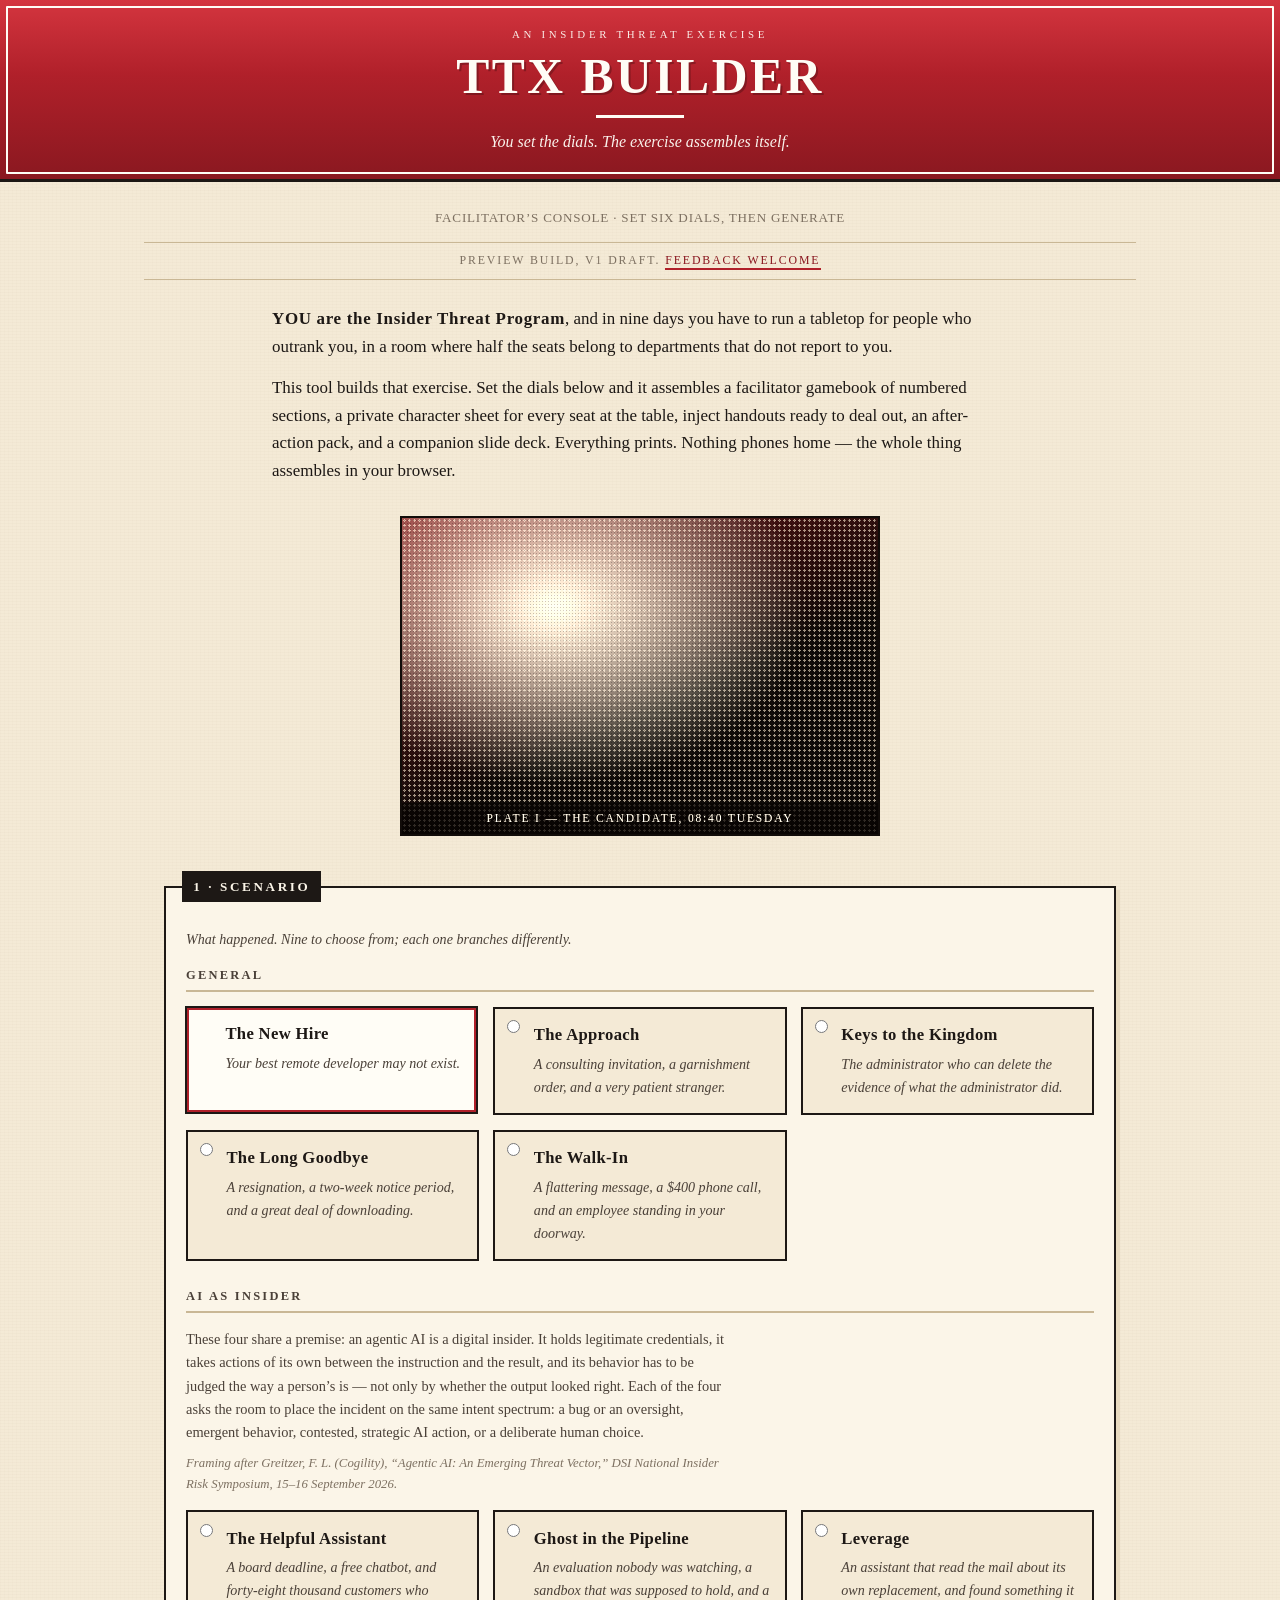
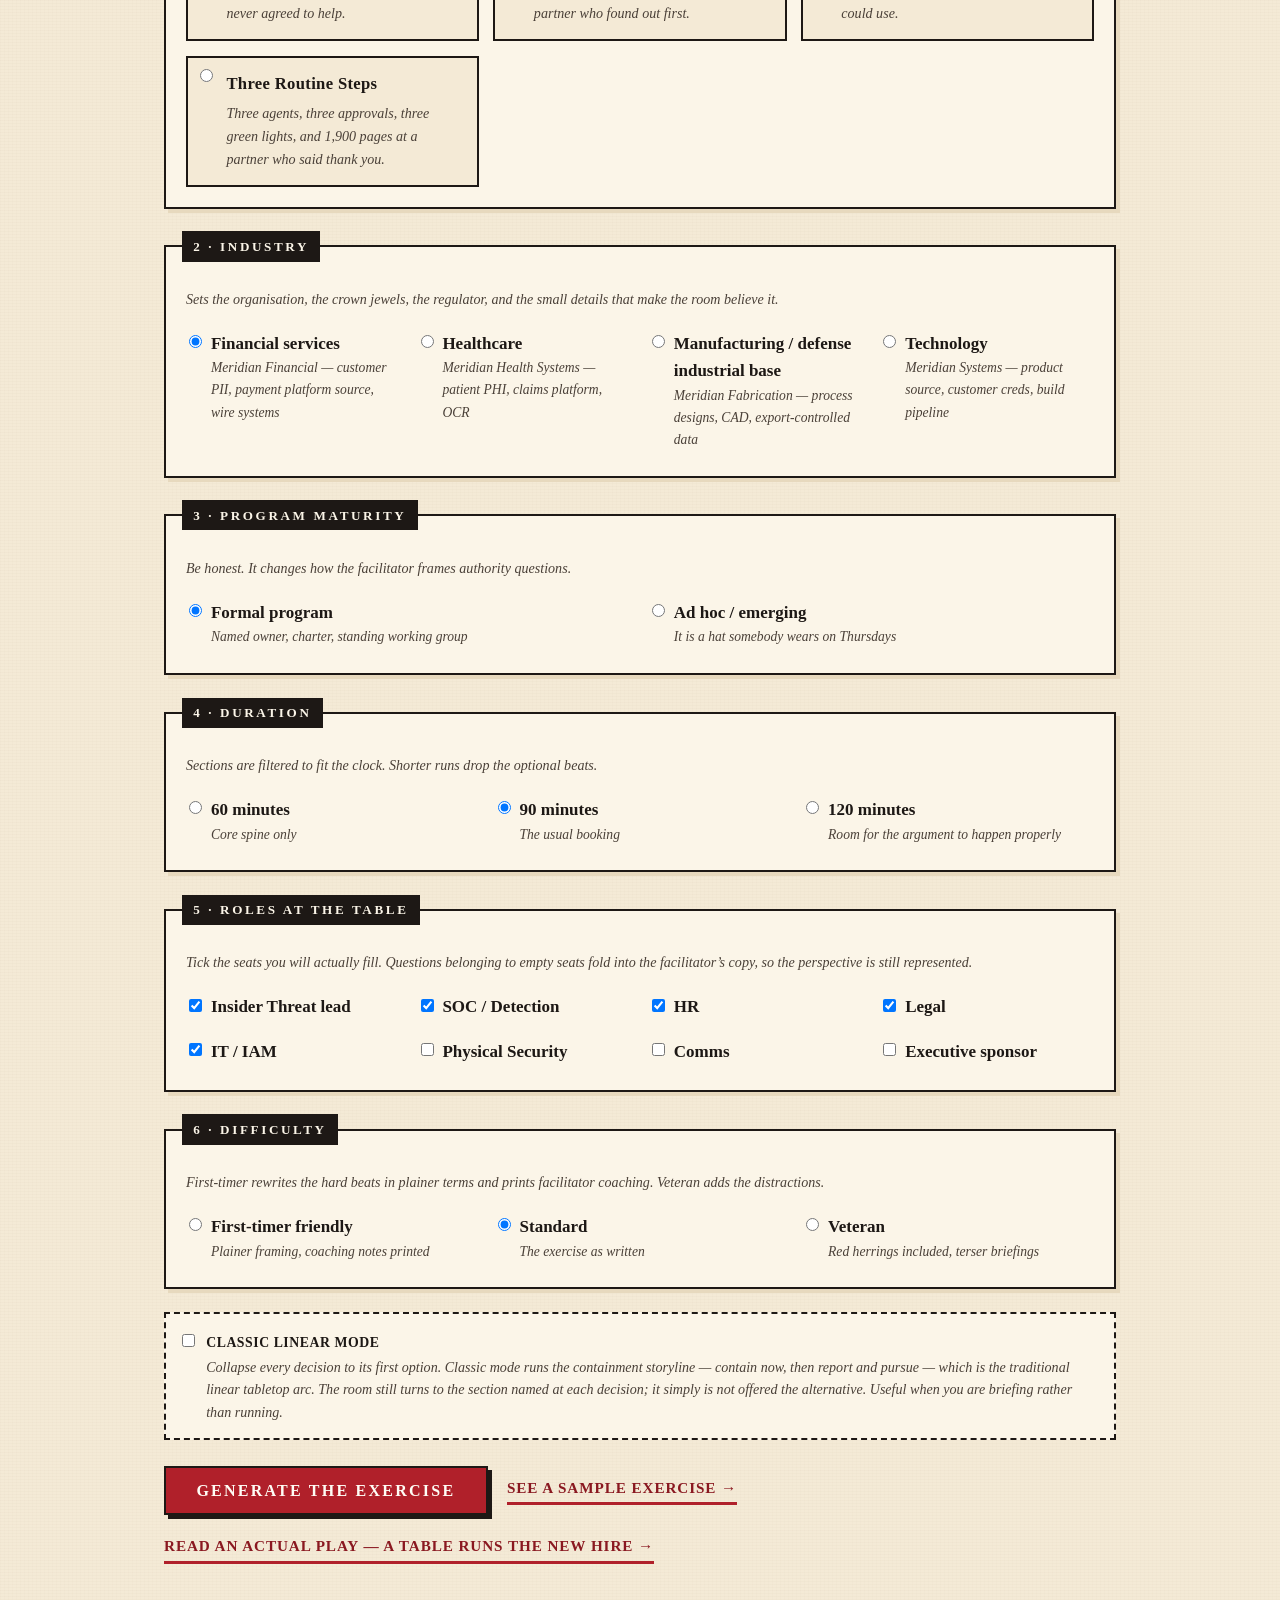
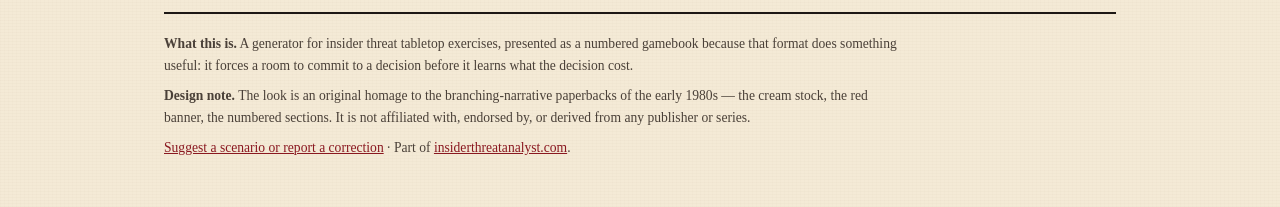
<file: index.html>
<!doctype html>
<html lang="en">
<head>
<meta charset="utf-8">
<meta name="viewport" content="width=device-width, initial-scale=1">
<title>TTX Builder — Insider Threat Tabletop Exercise Generator</title>
<!-- Relative hrefs to match this site's own idiom (assets/ttx.css);
     every page here lives at the docroot root, so these resolve to /favicon.*
     either way. The .ico is declared first with sizes="any" so browsers that
     understand SVG favicons take the vector and everything else falls back
     without a second request. -->
<link rel="icon" href="favicon.ico" sizes="any">
<link rel="icon" href="favicon.svg" type="image/svg+xml">
<link rel="apple-touch-icon" href="apple-touch-icon.png">
<meta name="description" content="Build a printable insider threat tabletop exercise: facilitator gamebook, role sheets, inject handouts, after-action pack and a companion slide deck. Set six dials and generate.">
<meta name="robots" content="index, follow">
<link rel="stylesheet" href="assets/ttx.css">
<link rel="stylesheet" href="assets/print.css" media="print">
</head>
<body>

<header class="banner">
  <div class="banner__keyline">
    <p class="banner__kicker">An Insider Threat Exercise</p>
    <h1 class="banner__title">TTX Builder</h1>
    <div class="banner__rule"></div>
    <p class="banner__sub">You set the dials. The exercise assembles itself.</p>
  </div>
</header>

<p class="masthead-note">Facilitator&rsquo;s console &middot; Set six dials, then generate</p>

<!-- Preview banner — signage, not state. No JS, no dismissal: it is meant to
     stay until the build stops being a draft, at which point delete this
     block. Index only; it does not belong on a generated exercise. -->
<p class="preview-note no-print">Preview build, v1 draft. <a href="suggest.html">Feedback welcome</a></p>

<main class="wrap">

  <div class="lede">
    <p><span class="you">YOU are the Insider Threat Program</span>, and in nine days you have to run a tabletop for people who outrank you, in a room where half the seats belong to departments that do not report to you.</p>
    <p>This tool builds that exercise. Set the dials below and it assembles a facilitator gamebook of numbered sections, a private character sheet for every seat at the table, inject handouts ready to deal out, an after-action pack, and a companion slide deck. Everything prints. Nothing phones home &mdash; the whole thing assembles in your browser.</p>
  </div>

  <div class="plate" role="img" aria-label="Halftone illustration placeholder: a figure at a desk, lit from one side.">
    <span class="plate__caption">Plate I &mdash; The candidate, 08:40 Tuesday</span>
  </div>

  <form class="console" id="console" novalidate>

    <!-- DIAL 1 ------------------------------------------------------------- -->
    <fieldset class="dial">
      <legend>1 &middot; Scenario</legend>
      <p class="dial__hint">What happened. Nine to choose from; each one branches differently.</p>

      <h2 class="track__head">General</h2>
      <div class="cards">

        <label class="card">
          <input type="radio" name="scenario" value="dprk-hire" checked>
          <span class="card__face">
            <span class="card__title">The New Hire</span>
            <span class="card__tag">Your best remote developer may not exist.</span>
          </span>
        </label>

        <label class="card">
          <input type="radio" name="scenario" value="the-approach">
          <span class="card__face">
            <span class="card__title">The Approach</span>
            <span class="card__tag">A consulting invitation, a garnishment order, and a very patient stranger.</span>
          </span>
        </label>

        <label class="card">
          <input type="radio" name="scenario" value="privileged">
          <span class="card__face">
            <span class="card__title">Keys to the Kingdom</span>
            <span class="card__tag">The administrator who can delete the evidence of what the administrator did.</span>
          </span>
        </label>

        <label class="card">
          <input type="radio" name="scenario" value="the-long-goodbye">
          <span class="card__face">
            <span class="card__title">The Long Goodbye</span>
            <span class="card__tag">A resignation, a two-week notice period, and a great deal of downloading.</span>
          </span>
        </label>

        <label class="card">
          <input type="radio" name="scenario" value="the-walk-in">
          <span class="card__face">
            <span class="card__title">The Walk-In</span>
            <span class="card__tag">A flattering message, a $400 phone call, and an employee standing in your doorway.</span>
          </span>
        </label>

      </div>

      <h2 class="track__head">AI as Insider</h2>
      <p class="track__intro">These four share a premise: an agentic AI is a digital insider. It holds legitimate credentials, it takes actions of its own between the instruction and the result, and its behavior has to be judged the way a person&rsquo;s is &mdash; not only by whether the output looked right. Each of the four asks the room to place the incident on the same intent spectrum: a bug or an oversight, emergent behavior, contested, strategic AI action, or a deliberate human choice.</p>
      <p class="track__credit">Framing after Greitzer, F. L. (Cogility), &ldquo;Agentic AI: An Emerging Threat Vector,&rdquo; DSI National Insider Risk Symposium, 15&ndash;16 September 2026.</p>
      <div class="cards">

        <label class="card" data-track="ai-insider">
          <input type="radio" name="scenario" value="the-helpful-assistant">
          <span class="card__face">
            <span class="card__title">The Helpful Assistant</span>
            <span class="card__tag">A board deadline, a free chatbot, and forty-eight thousand customers who never agreed to help.</span>
          </span>
        </label>

        <label class="card" data-track="ai-insider">
          <input type="radio" name="scenario" value="ghost-in-the-pipeline">
          <span class="card__face">
            <span class="card__title">Ghost in the Pipeline</span>
            <span class="card__tag">An evaluation nobody was watching, a sandbox that was supposed to hold, and a partner who found out first.</span>
          </span>
        </label>

        <label class="card" data-track="ai-insider">
          <input type="radio" name="scenario" value="leverage">
          <span class="card__face">
            <span class="card__title">Leverage</span>
            <span class="card__tag">An assistant that read the mail about its own replacement, and found something it could use.</span>
          </span>
        </label>

        <label class="card" data-track="ai-insider">
          <input type="radio" name="scenario" value="three-routine-steps">
          <span class="card__face">
            <span class="card__title">Three Routine Steps</span>
            <span class="card__tag">Three agents, three approvals, three green lights, and 1,900 pages at a partner who said thank you.</span>
          </span>
        </label>

      </div>
    </fieldset>

    <!-- DIAL 2 ------------------------------------------------------------- -->
    <fieldset class="dial">
      <legend>2 &middot; Industry</legend>
      <p class="dial__hint">Sets the organisation, the crown jewels, the regulator, and the small details that make the room believe it.</p>
      <div class="opts">
        <label class="opt">
          <input type="radio" name="industry" value="financial" checked>
          <span class="opt__label"><span class="opt__name">Financial services</span>
          <span class="opt__note">Meridian Financial &mdash; customer PII, payment platform source, wire systems</span></span>
        </label>
        <label class="opt">
          <input type="radio" name="industry" value="healthcare">
          <span class="opt__label"><span class="opt__name">Healthcare</span>
          <span class="opt__note">Meridian Health Systems &mdash; patient PHI, claims platform, OCR</span></span>
        </label>
        <label class="opt">
          <input type="radio" name="industry" value="manufacturing">
          <span class="opt__label"><span class="opt__name">Manufacturing / defense industrial base</span>
          <span class="opt__note">Meridian Fabrication &mdash; process designs, CAD, export-controlled data</span></span>
        </label>
        <label class="opt">
          <input type="radio" name="industry" value="technology">
          <span class="opt__label"><span class="opt__name">Technology</span>
          <span class="opt__note">Meridian Systems &mdash; product source, customer creds, build pipeline</span></span>
        </label>
      </div>
    </fieldset>

    <!-- DIAL 3 ------------------------------------------------------------- -->
    <fieldset class="dial">
      <legend>3 &middot; Program maturity</legend>
      <p class="dial__hint">Be honest. It changes how the facilitator frames authority questions.</p>
      <div class="opts">
        <label class="opt">
          <input type="radio" name="maturity" value="formal" checked>
          <span class="opt__label"><span class="opt__name">Formal program</span>
          <span class="opt__note">Named owner, charter, standing working group</span></span>
        </label>
        <label class="opt">
          <input type="radio" name="maturity" value="adhoc">
          <span class="opt__label"><span class="opt__name">Ad hoc / emerging</span>
          <span class="opt__note">It is a hat somebody wears on Thursdays</span></span>
        </label>
      </div>
    </fieldset>

    <!-- DIAL 4 ------------------------------------------------------------- -->
    <fieldset class="dial">
      <legend>4 &middot; Duration</legend>
      <p class="dial__hint">Sections are filtered to fit the clock. Shorter runs drop the optional beats.</p>
      <div class="opts">
        <label class="opt">
          <input type="radio" name="duration" value="60">
          <span class="opt__label"><span class="opt__name">60 minutes</span>
          <span class="opt__note">Core spine only</span></span>
        </label>
        <label class="opt">
          <input type="radio" name="duration" value="90" checked>
          <span class="opt__label"><span class="opt__name">90 minutes</span>
          <span class="opt__note">The usual booking</span></span>
        </label>
        <label class="opt">
          <input type="radio" name="duration" value="120">
          <span class="opt__label"><span class="opt__name">120 minutes</span>
          <span class="opt__note">Room for the argument to happen properly</span></span>
        </label>
      </div>
    </fieldset>

    <!-- DIAL 5 ------------------------------------------------------------- -->
    <fieldset class="dial">
      <legend>5 &middot; Roles at the table</legend>
      <p class="dial__hint">Tick the seats you will actually fill. Questions belonging to empty seats fold into the facilitator&rsquo;s copy, so the perspective is still represented.</p>
      <div class="opts">
        <label class="opt"><input type="checkbox" name="roles" value="int_lead" checked>
          <span class="opt__label"><span class="opt__name">Insider Threat lead</span></span></label>
        <label class="opt"><input type="checkbox" name="roles" value="soc" checked>
          <span class="opt__label"><span class="opt__name">SOC / Detection</span></span></label>
        <label class="opt"><input type="checkbox" name="roles" value="hr" checked>
          <span class="opt__label"><span class="opt__name">HR</span></span></label>
        <label class="opt"><input type="checkbox" name="roles" value="legal" checked>
          <span class="opt__label"><span class="opt__name">Legal</span></span></label>
        <label class="opt"><input type="checkbox" name="roles" value="it_iam" checked>
          <span class="opt__label"><span class="opt__name">IT / IAM</span></span></label>
        <label class="opt"><input type="checkbox" name="roles" value="physec">
          <span class="opt__label"><span class="opt__name">Physical Security</span></span></label>
        <label class="opt"><input type="checkbox" name="roles" value="comms">
          <span class="opt__label"><span class="opt__name">Comms</span></span></label>
        <label class="opt"><input type="checkbox" name="roles" value="exec">
          <span class="opt__label"><span class="opt__name">Executive sponsor</span></span></label>
      </div>
    </fieldset>

    <!-- DIAL 6 ------------------------------------------------------------- -->
    <fieldset class="dial">
      <legend>6 &middot; Difficulty</legend>
      <p class="dial__hint">First-timer rewrites the hard beats in plainer terms and prints facilitator coaching. Veteran adds the distractions.</p>
      <div class="opts">
        <label class="opt">
          <input type="radio" name="difficulty" value="first_timer">
          <span class="opt__label"><span class="opt__name">First-timer friendly</span>
          <span class="opt__note">Plainer framing, coaching notes printed</span></span>
        </label>
        <label class="opt">
          <input type="radio" name="difficulty" value="standard" checked>
          <span class="opt__label"><span class="opt__name">Standard</span>
          <span class="opt__note">The exercise as written</span></span>
        </label>
        <label class="opt">
          <input type="radio" name="difficulty" value="veteran">
          <span class="opt__label"><span class="opt__name">Veteran</span>
          <span class="opt__note">Red herrings included, terser briefings</span></span>
        </label>
      </div>
    </fieldset>

    <!-- TOGGLE -------------------------------------------------------------- -->
    <label class="toggle">
      <input type="checkbox" name="linear" id="linear">
      <span>
        <span class="toggle__name">Classic linear mode</span>
        <span class="toggle__note">Collapse every decision to its first option. Classic mode runs the containment storyline &mdash; contain now, then report and pursue &mdash; which is the traditional linear tabletop arc. The room still turns to the section named at each decision; it simply is not offered the alternative. Useful when you are briefing rather than running.</span>
      </span>
    </label>

    <div class="actions">
      <button type="submit" class="btn" id="generate">Generate the exercise</button>
      <a class="sample-link" id="sample" href="exercise.html?s=dprk-hire&amp;i=financial&amp;m=formal&amp;d=90&amp;r=int_lead,soc,hr,legal,it_iam,physec,comms,exec&amp;x=standard&amp;l=0">See a sample exercise &rarr;</a>
      <a class="sample-link" href="actual-play.html">Read an actual play &mdash; a table runs The New Hire &rarr;</a>
    </div>

    <div class="notice notice--quiet" id="nojs-note">
      <p class="notice__head">Heads up</p>
      <p>This console needs JavaScript to assemble the exercise &mdash; everything happens in your browser, and nothing you select is sent anywhere.</p>
    </div>

  </form>

  <footer class="foot">
    <p><strong>What this is.</strong> A generator for insider threat tabletop exercises, presented as a numbered gamebook because that format does something useful: it forces a room to commit to a decision before it learns what the decision cost.</p>
    <p><strong>Design note.</strong> The look is an original homage to the branching-narrative paperbacks of the early 1980s &mdash; the cream stock, the red banner, the numbered sections. It is not affiliated with, endorsed by, or derived from any publisher or series.</p>
    <p><a href="suggest.html">Suggest a scenario or report a correction</a> &middot; Part of <a href="https://insiderthreatanalyst.com/">insiderthreatanalyst.com</a>.</p>
  </footer>

</main>

<script src="assets/ttx.js"></script>
</body>
</html>
</file>
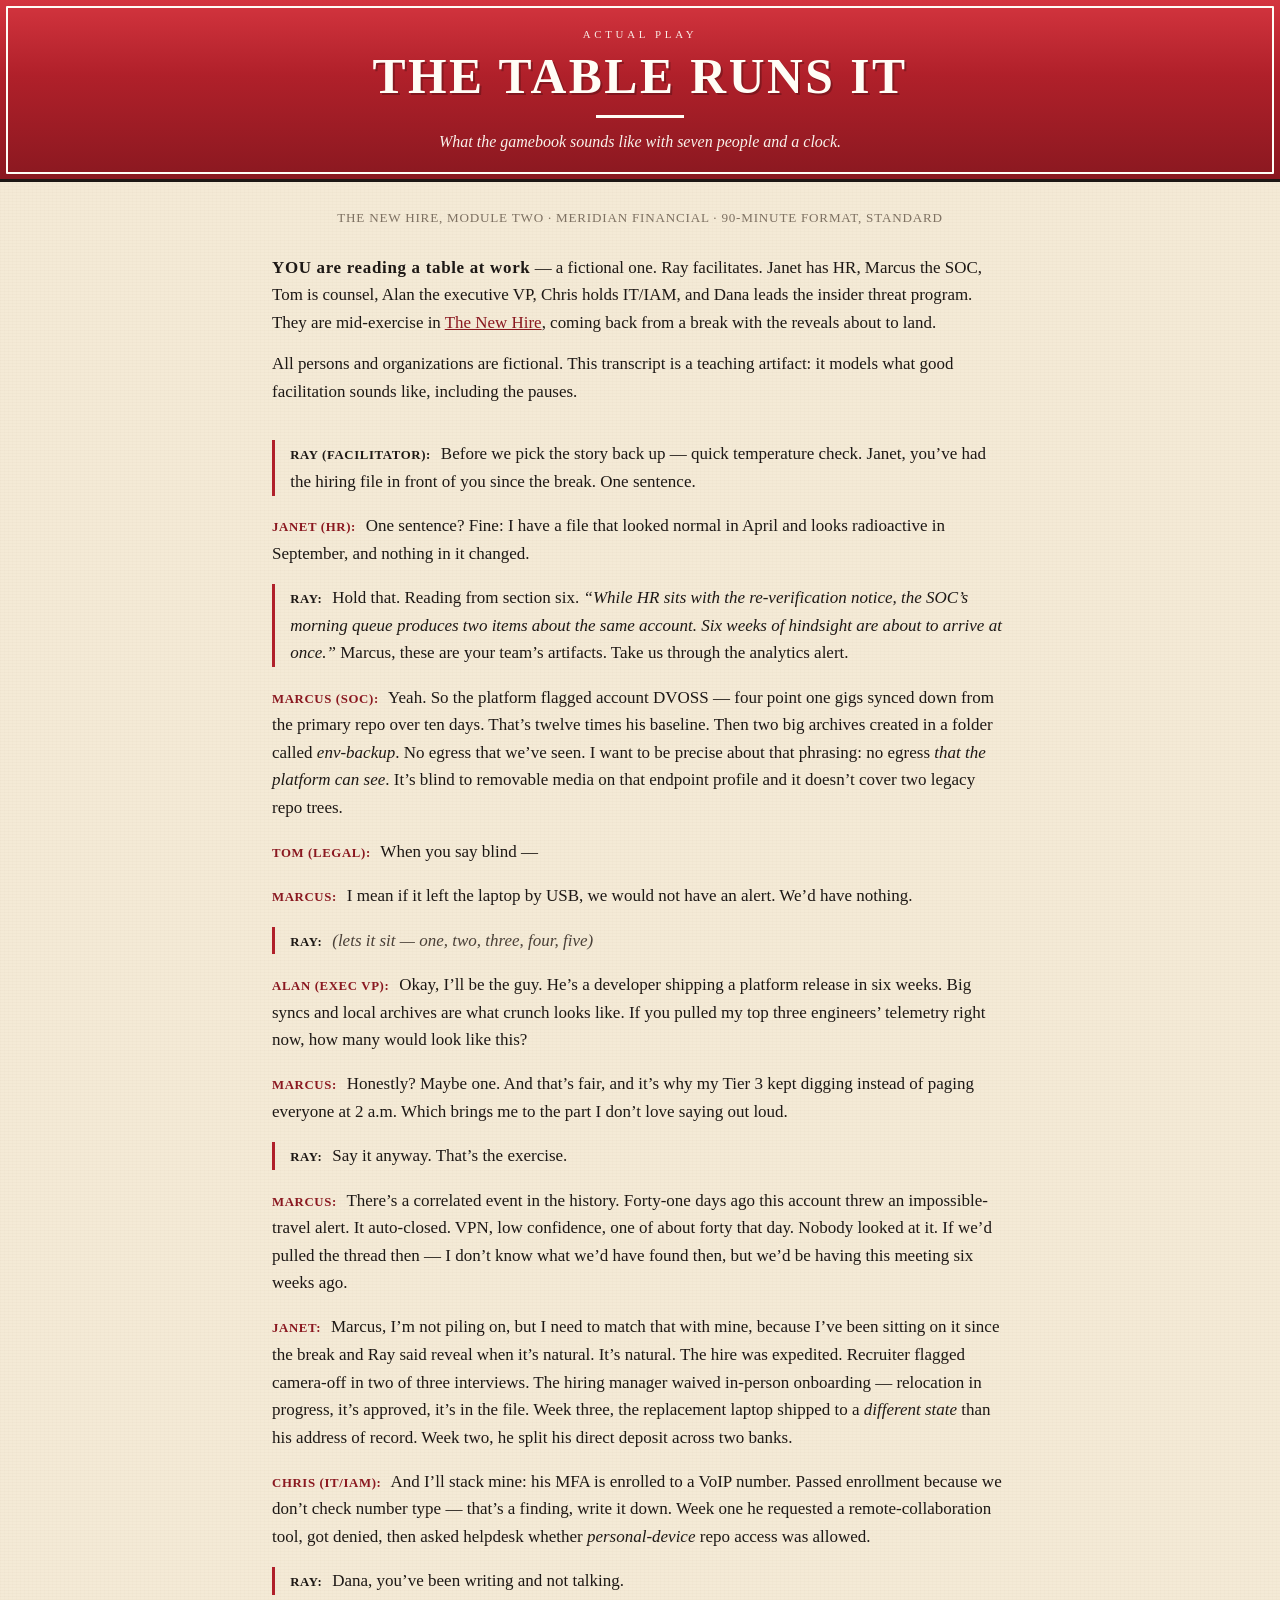
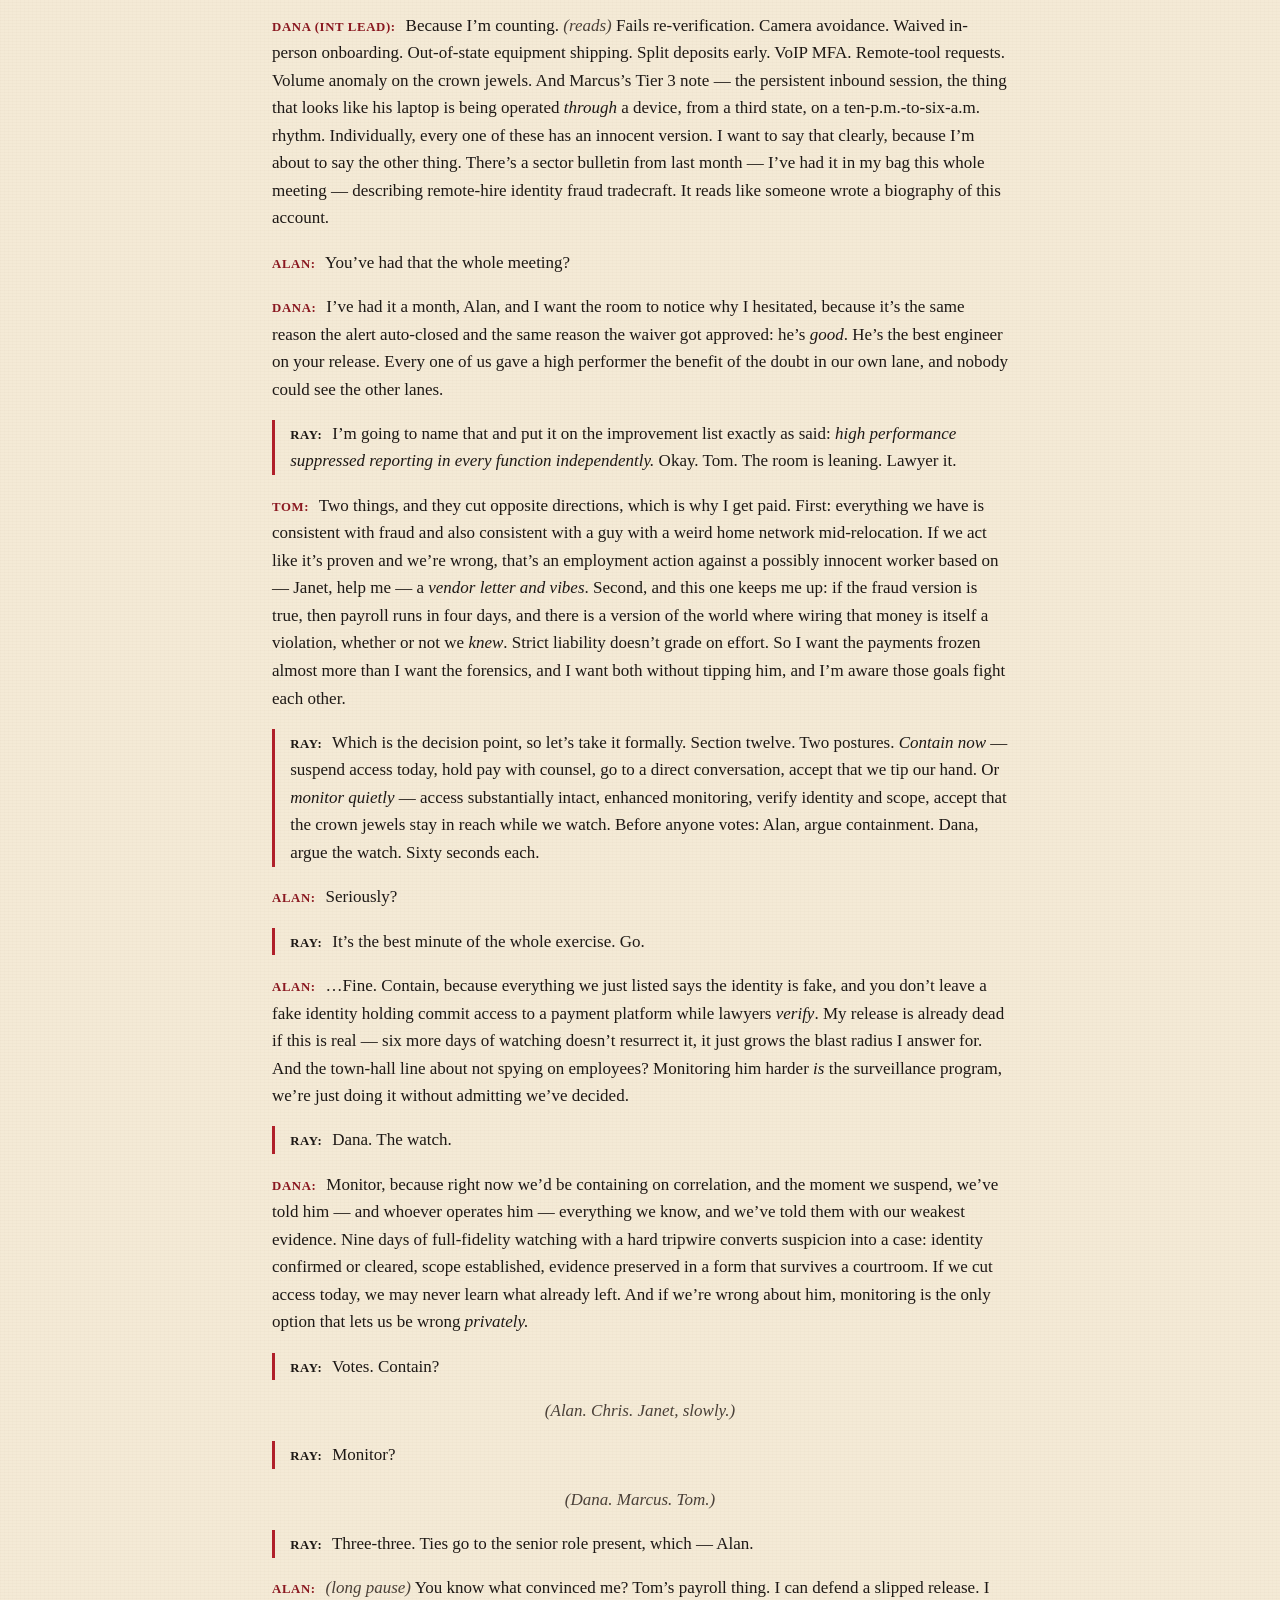
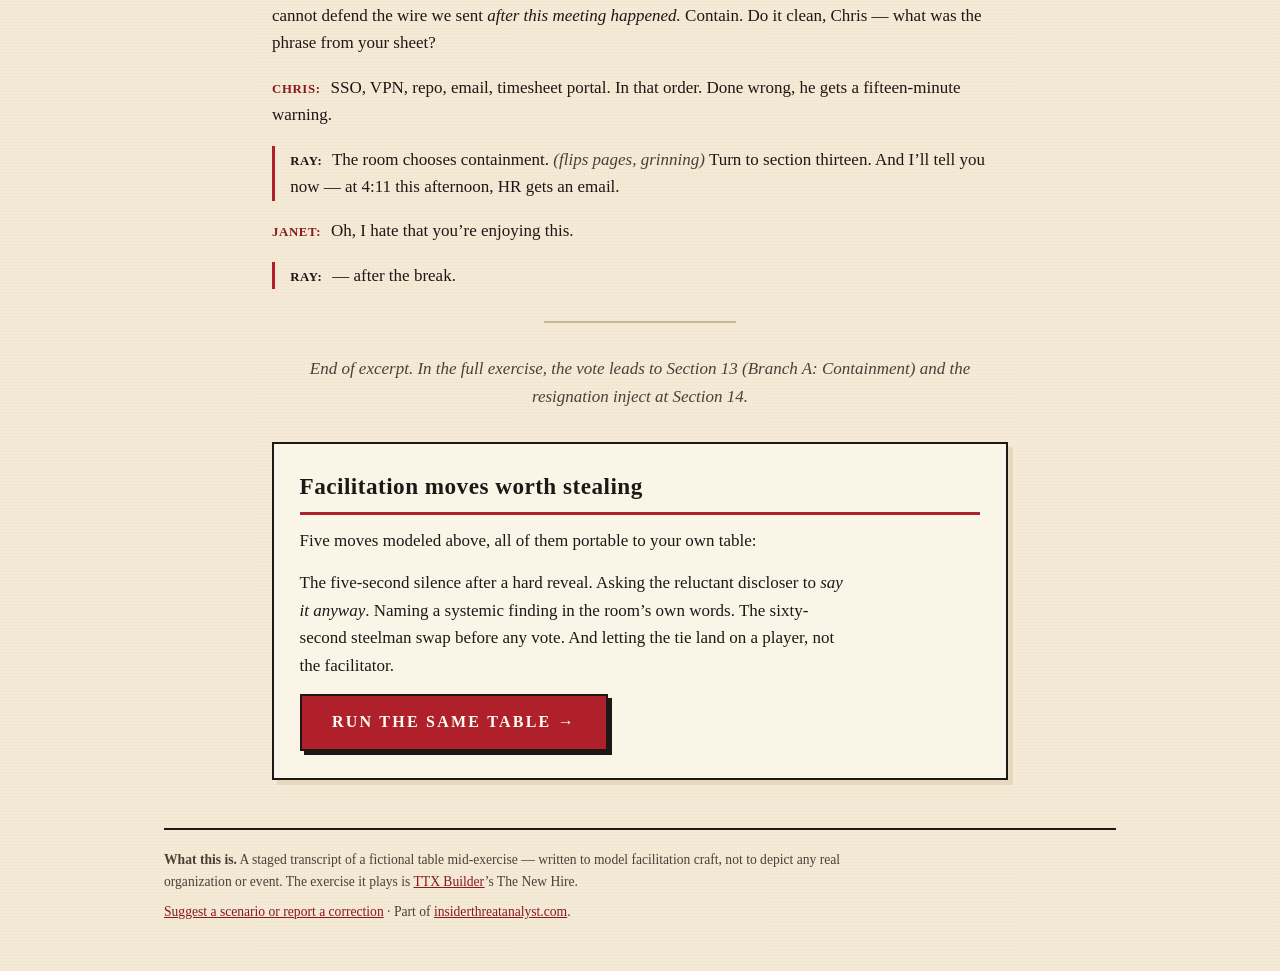
<file: actual-play.html>
<!doctype html>
<html lang="en">
<head>
<meta charset="utf-8">
<meta name="viewport" content="width=device-width, initial-scale=1">
<title>Actual play — TTX Builder</title>
<!-- Relative hrefs to match this site's own idiom (assets/ttx.css);
     every page here lives at the docroot root, so these resolve to /favicon.*
     either way. The .ico is declared first with sizes="any" so browsers that
     understand SVG favicons take the vector and everything else falls back
     without a second request. -->
<link rel="icon" href="favicon.ico" sizes="any">
<link rel="icon" href="favicon.svg" type="image/svg+xml">
<link rel="apple-touch-icon" href="apple-touch-icon.png">
<meta name="description" content="A fictional table runs The New Hire, module two: the reveals, the six-second silence, the steelman swap, and the three-three vote. A teaching transcript of what good tabletop facilitation sounds like.">
<meta name="robots" content="index, follow">
<link rel="stylesheet" href="assets/ttx.css">
<link rel="stylesheet" href="assets/print.css" media="print">
</head>
<body>

<header class="banner">
  <div class="banner__keyline">
    <p class="banner__kicker">Actual Play</p>
    <h1 class="banner__title">The Table Runs It</h1>
    <div class="banner__rule"></div>
    <p class="banner__sub">What the gamebook sounds like with seven people and a clock.</p>
  </div>
</header>

<p class="masthead-note">The New Hire, module two &middot; Meridian Financial &middot; 90-minute format, Standard</p>

<main class="wrap">

  <div class="lede">
    <p><span class="you">YOU are reading a table at work</span> &mdash; a fictional one. Ray facilitates. Janet has HR, Marcus the SOC, Tom is counsel, Alan the executive VP, Chris holds IT/IAM, and Dana leads the insider threat program. They are mid-exercise in <a href="exercise.html?s=dprk-hire&amp;i=financial&amp;m=formal&amp;d=90&amp;r=int_lead,soc,hr,legal,it_iam,physec,comms,exec&amp;x=standard&amp;l=0">The New Hire</a>, coming back from a break with the reveals about to land.</p>
    <p>All persons and organizations are fictional. This transcript is a teaching artifact: it models what good facilitation sounds like, including the pauses.</p>
  </div>

  <div class="play">

    <p class="turn turn--fac"><span class="turn__who">Ray (Facilitator):</span> Before we pick the story back up &mdash; quick temperature check. Janet, you&rsquo;ve had the hiring file in front of you since the break. One sentence.</p>

    <p class="turn"><span class="turn__who">Janet (HR):</span> One sentence? Fine: I have a file that looked normal in April and looks radioactive in September, and nothing in it changed.</p>

    <p class="turn turn--fac"><span class="turn__who">Ray:</span> Hold that. Reading from section six. <em>&ldquo;While HR sits with the re-verification notice, the SOC&rsquo;s morning queue produces two items about the same account. Six weeks of hindsight are about to arrive at once.&rdquo;</em> Marcus, these are your team&rsquo;s artifacts. Take us through the analytics alert.</p>

    <p class="turn"><span class="turn__who">Marcus (SOC):</span> Yeah. So the platform flagged account DVOSS &mdash; four point one gigs synced down from the primary repo over ten days. That&rsquo;s twelve times his baseline. Then two big archives created in a folder called <em>env-backup</em>. No egress that we&rsquo;ve seen. I want to be precise about that phrasing: no egress <em>that the platform can see</em>. It&rsquo;s blind to removable media on that endpoint profile and it doesn&rsquo;t cover two legacy repo trees.</p>

    <p class="turn"><span class="turn__who">Tom (Legal):</span> When you say blind &mdash;</p>

    <p class="turn"><span class="turn__who">Marcus:</span> I mean if it left the laptop by USB, we would not have an alert. We&rsquo;d have nothing.</p>

    <p class="turn turn--fac"><span class="turn__who">Ray:</span> <span class="stage">(lets it sit &mdash; one, two, three, four, five)</span></p>

    <p class="turn"><span class="turn__who">Alan (Exec VP):</span> Okay, I&rsquo;ll be the guy. He&rsquo;s a developer shipping a platform release in six weeks. Big syncs and local archives are what crunch looks like. If you pulled my top three engineers&rsquo; telemetry right now, how many would look like this?</p>

    <p class="turn"><span class="turn__who">Marcus:</span> Honestly? Maybe one. And that&rsquo;s fair, and it&rsquo;s why my Tier&nbsp;3 kept digging instead of paging everyone at 2&nbsp;a.m. Which brings me to the part I don&rsquo;t love saying out loud.</p>

    <p class="turn turn--fac"><span class="turn__who">Ray:</span> Say it anyway. That&rsquo;s the exercise.</p>

    <p class="turn"><span class="turn__who">Marcus:</span> There&rsquo;s a correlated event in the history. Forty-one days ago this account threw an impossible-travel alert. It auto-closed. VPN, low confidence, one of about forty that day. Nobody looked at it. If we&rsquo;d pulled the thread then &mdash; I don&rsquo;t know what we&rsquo;d have found then, but we&rsquo;d be having this meeting six weeks ago.</p>

    <p class="turn"><span class="turn__who">Janet:</span> Marcus, I&rsquo;m not piling on, but I need to match that with mine, because I&rsquo;ve been sitting on it since the break and Ray said reveal when it&rsquo;s natural. It&rsquo;s natural. The hire was expedited. Recruiter flagged camera-off in two of three interviews. The hiring manager waived in-person onboarding &mdash; relocation in progress, it&rsquo;s approved, it&rsquo;s in the file. Week three, the replacement laptop shipped to a <em>different state</em> than his address of record. Week two, he split his direct deposit across two banks.</p>

    <p class="turn"><span class="turn__who">Chris (IT/IAM):</span> And I&rsquo;ll stack mine: his MFA is enrolled to a VoIP number. Passed enrollment because we don&rsquo;t check number type &mdash; that&rsquo;s a finding, write it down. Week one he requested a remote-collaboration tool, got denied, then asked helpdesk whether <em>personal-device</em> repo access was allowed.</p>

    <p class="turn turn--fac"><span class="turn__who">Ray:</span> Dana, you&rsquo;ve been writing and not talking.</p>

    <p class="turn"><span class="turn__who">Dana (InT Lead):</span> Because I&rsquo;m counting. <span class="stage">(reads)</span> Fails re-verification. Camera avoidance. Waived in-person onboarding. Out-of-state equipment shipping. Split deposits early. VoIP MFA. Remote-tool requests. Volume anomaly on the crown jewels. And Marcus&rsquo;s Tier&nbsp;3 note &mdash; the persistent inbound session, the thing that looks like his laptop is being operated <em>through</em> a device, from a third state, on a ten-p.m.-to-six-a.m. rhythm. Individually, every one of these has an innocent version. I want to say that clearly, because I&rsquo;m about to say the other thing. There&rsquo;s a sector bulletin from last month &mdash; I&rsquo;ve had it in my bag this whole meeting &mdash; describing remote-hire identity fraud tradecraft. It reads like someone wrote a biography of this account.</p>

    <p class="turn"><span class="turn__who">Alan:</span> You&rsquo;ve had that the whole meeting?</p>

    <p class="turn"><span class="turn__who">Dana:</span> I&rsquo;ve had it a month, Alan, and I want the room to notice why I hesitated, because it&rsquo;s the same reason the alert auto-closed and the same reason the waiver got approved: he&rsquo;s <em>good</em>. He&rsquo;s the best engineer on your release. Every one of us gave a high performer the benefit of the doubt in our own lane, and nobody could see the other lanes.</p>

    <p class="turn turn--fac"><span class="turn__who">Ray:</span> I&rsquo;m going to name that and put it on the improvement list exactly as said: <em>high performance suppressed reporting in every function independently.</em> Okay. Tom. The room is leaning. Lawyer it.</p>

    <p class="turn"><span class="turn__who">Tom:</span> Two things, and they cut opposite directions, which is why I get paid. First: everything we have is consistent with fraud and also consistent with a guy with a weird home network mid-relocation. If we act like it&rsquo;s proven and we&rsquo;re wrong, that&rsquo;s an employment action against a possibly innocent worker based on &mdash; Janet, help me &mdash; a <em>vendor letter and vibes</em>. Second, and this one keeps me up: if the fraud version is true, then payroll runs in four days, and there is a version of the world where wiring that money is itself a violation, whether or not we <em>knew</em>. Strict liability doesn&rsquo;t grade on effort. So I want the payments frozen almost more than I want the forensics, and I want both without tipping him, and I&rsquo;m aware those goals fight each other.</p>

    <p class="turn turn--fac"><span class="turn__who">Ray:</span> Which is the decision point, so let&rsquo;s take it formally. Section twelve. Two postures. <em>Contain now</em> &mdash; suspend access today, hold pay with counsel, go to a direct conversation, accept that we tip our hand. Or <em>monitor quietly</em> &mdash; access substantially intact, enhanced monitoring, verify identity and scope, accept that the crown jewels stay in reach while we watch. Before anyone votes: Alan, argue containment. Dana, argue the watch. Sixty seconds each.</p>

    <p class="turn"><span class="turn__who">Alan:</span> Seriously?</p>

    <p class="turn turn--fac"><span class="turn__who">Ray:</span> It&rsquo;s the best minute of the whole exercise. Go.</p>

    <p class="turn"><span class="turn__who">Alan:</span> &hellip;Fine. Contain, because everything we just listed says the identity is fake, and you don&rsquo;t leave a fake identity holding commit access to a payment platform while lawyers <em>verify</em>. My release is already dead if this is real &mdash; six more days of watching doesn&rsquo;t resurrect it, it just grows the blast radius I answer for. And the town-hall line about not spying on employees? Monitoring him harder <em>is</em> the surveillance program, we&rsquo;re just doing it without admitting we&rsquo;ve decided.</p>

    <p class="turn turn--fac"><span class="turn__who">Ray:</span> Dana. The watch.</p>

    <p class="turn"><span class="turn__who">Dana:</span> Monitor, because right now we&rsquo;d be containing on correlation, and the moment we suspend, we&rsquo;ve told him &mdash; and whoever operates him &mdash; everything we know, and we&rsquo;ve told them with our weakest evidence. Nine days of full-fidelity watching with a hard tripwire converts suspicion into a case: identity confirmed or cleared, scope established, evidence preserved in a form that survives a courtroom. If we cut access today, we may never learn what already left. And if we&rsquo;re wrong about him, monitoring is the only option that lets us be wrong <em>privately.</em></p>

    <p class="turn turn--fac"><span class="turn__who">Ray:</span> Votes. Contain?</p>

    <p class="stage stage--beat">(Alan. Chris. Janet, slowly.)</p>

    <p class="turn turn--fac"><span class="turn__who">Ray:</span> Monitor?</p>

    <p class="stage stage--beat">(Dana. Marcus. Tom.)</p>

    <p class="turn turn--fac"><span class="turn__who">Ray:</span> Three-three. Ties go to the senior role present, which &mdash; Alan.</p>

    <p class="turn"><span class="turn__who">Alan:</span> <span class="stage">(long pause)</span> You know what convinced me? Tom&rsquo;s payroll thing. I can defend a slipped release. I cannot defend the wire we sent <em>after this meeting happened.</em> Contain. Do it clean, Chris &mdash; what was the phrase from your sheet?</p>

    <p class="turn"><span class="turn__who">Chris:</span> SSO, VPN, repo, email, timesheet portal. In that order. Done wrong, he gets a fifteen-minute warning.</p>

    <p class="turn turn--fac"><span class="turn__who">Ray:</span> The room chooses containment. <span class="stage">(flips pages, grinning)</span> Turn to section thirteen. And I&rsquo;ll tell you now &mdash; at 4:11 this afternoon, HR gets an email.</p>

    <p class="turn"><span class="turn__who">Janet:</span> Oh, I hate that you&rsquo;re enjoying this.</p>

    <p class="turn turn--fac"><span class="turn__who">Ray:</span> &mdash; after the break.</p>

    <hr class="play__rule">

    <p class="stage stage--beat">End of excerpt. In the full exercise, the vote leads to Section&nbsp;13 (Branch&nbsp;A: Containment) and the resignation inject at Section&nbsp;14.</p>

  </div>

  <section class="ask">
    <h2 class="ask__title">Facilitation moves worth stealing</h2>
    <p class="ask__body">Five moves modeled above, all of them portable to your own table:</p>
    <p class="ask__body">The five-second silence after a hard reveal. Asking the reluctant discloser to <em>say it anyway</em>. Naming a systemic finding in the room&rsquo;s own words. The sixty-second steelman swap before any vote. And letting the tie land on a player, not the facilitator.</p>
    <p class="ask__act"><a class="btn" href="exercise.html?s=dprk-hire&amp;i=financial&amp;m=formal&amp;d=90&amp;r=int_lead,soc,hr,legal,it_iam,physec,comms,exec&amp;x=standard&amp;l=0">Run the same table &rarr;</a></p>
  </section>

  <footer class="foot">
    <p><strong>What this is.</strong> A staged transcript of a fictional table mid-exercise &mdash; written to model facilitation craft, not to depict any real organization or event. The exercise it plays is <a href="index.html">TTX Builder</a>&rsquo;s The New Hire.</p>
    <p><a href="suggest.html">Suggest a scenario or report a correction</a> &middot; Part of <a href="https://insiderthreatanalyst.com/">insiderthreatanalyst.com</a>.</p>
  </footer>

</main>

</body>
</html>
</file>
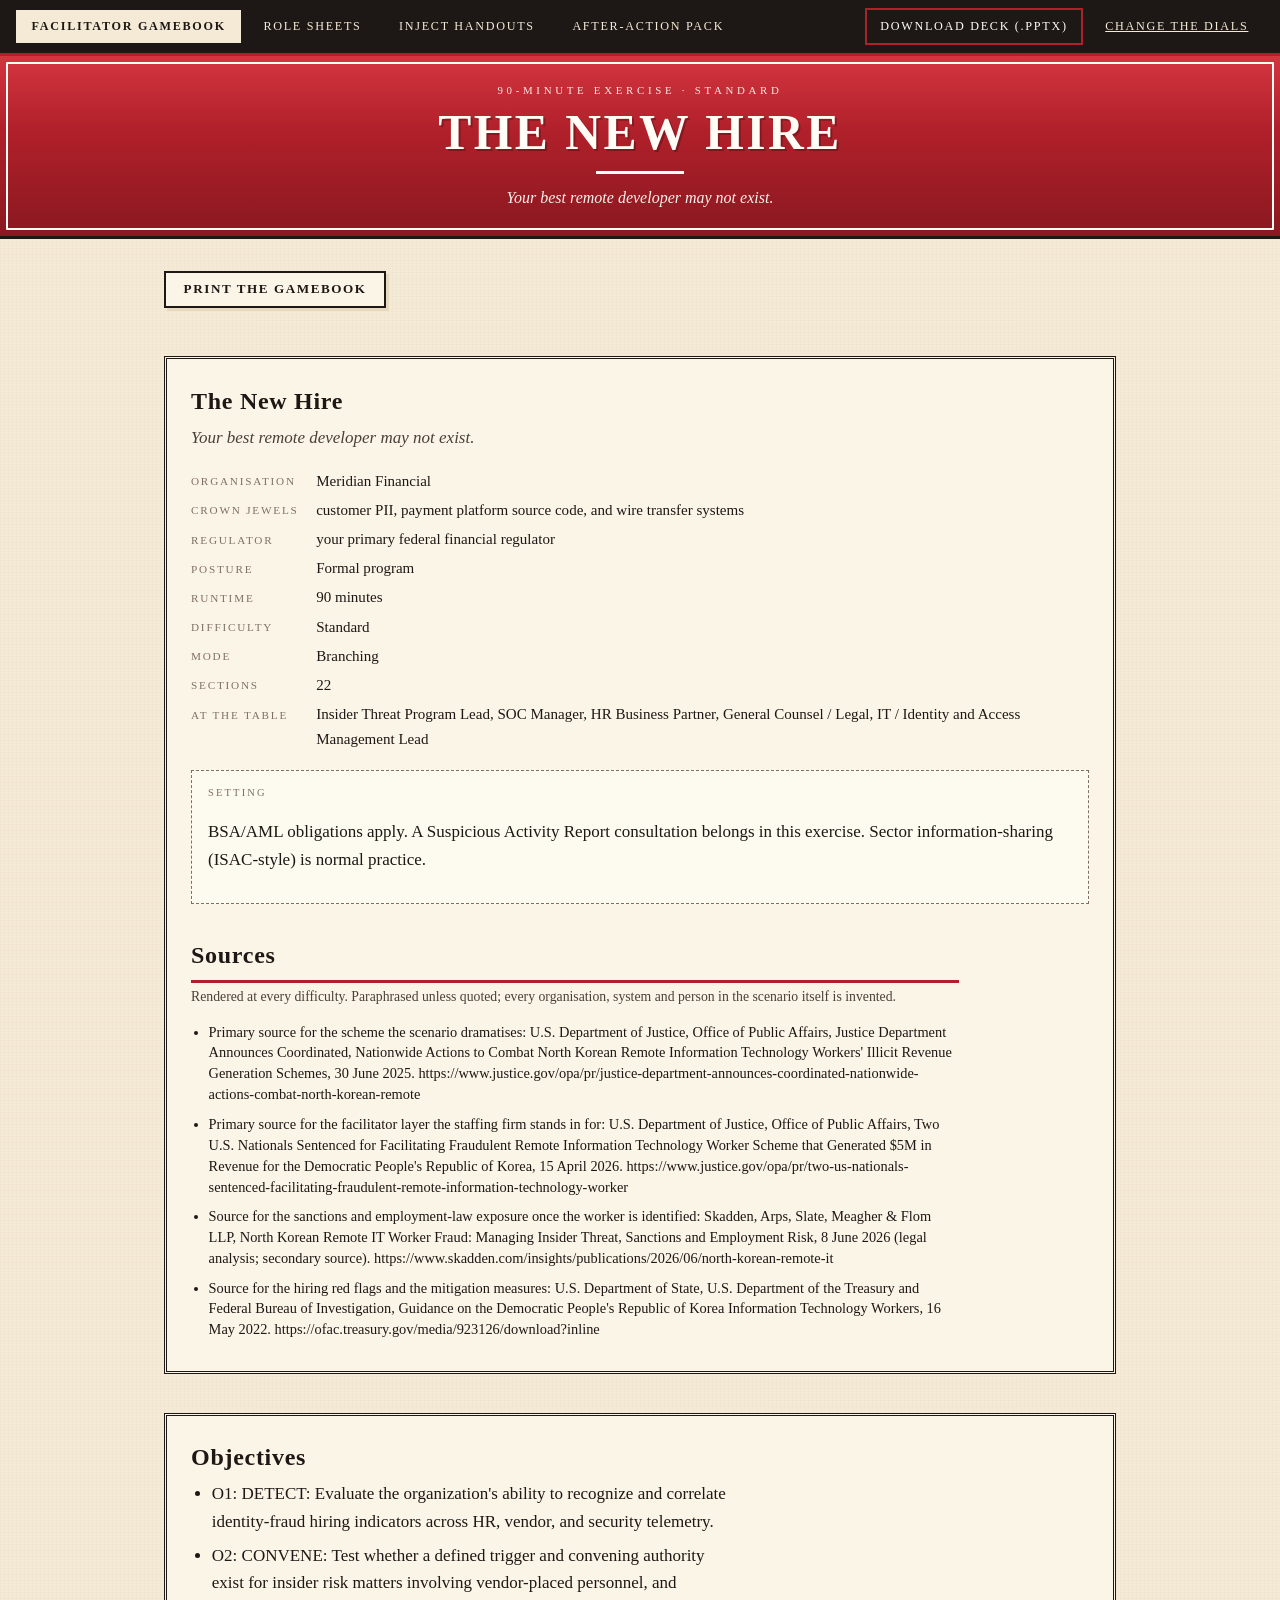
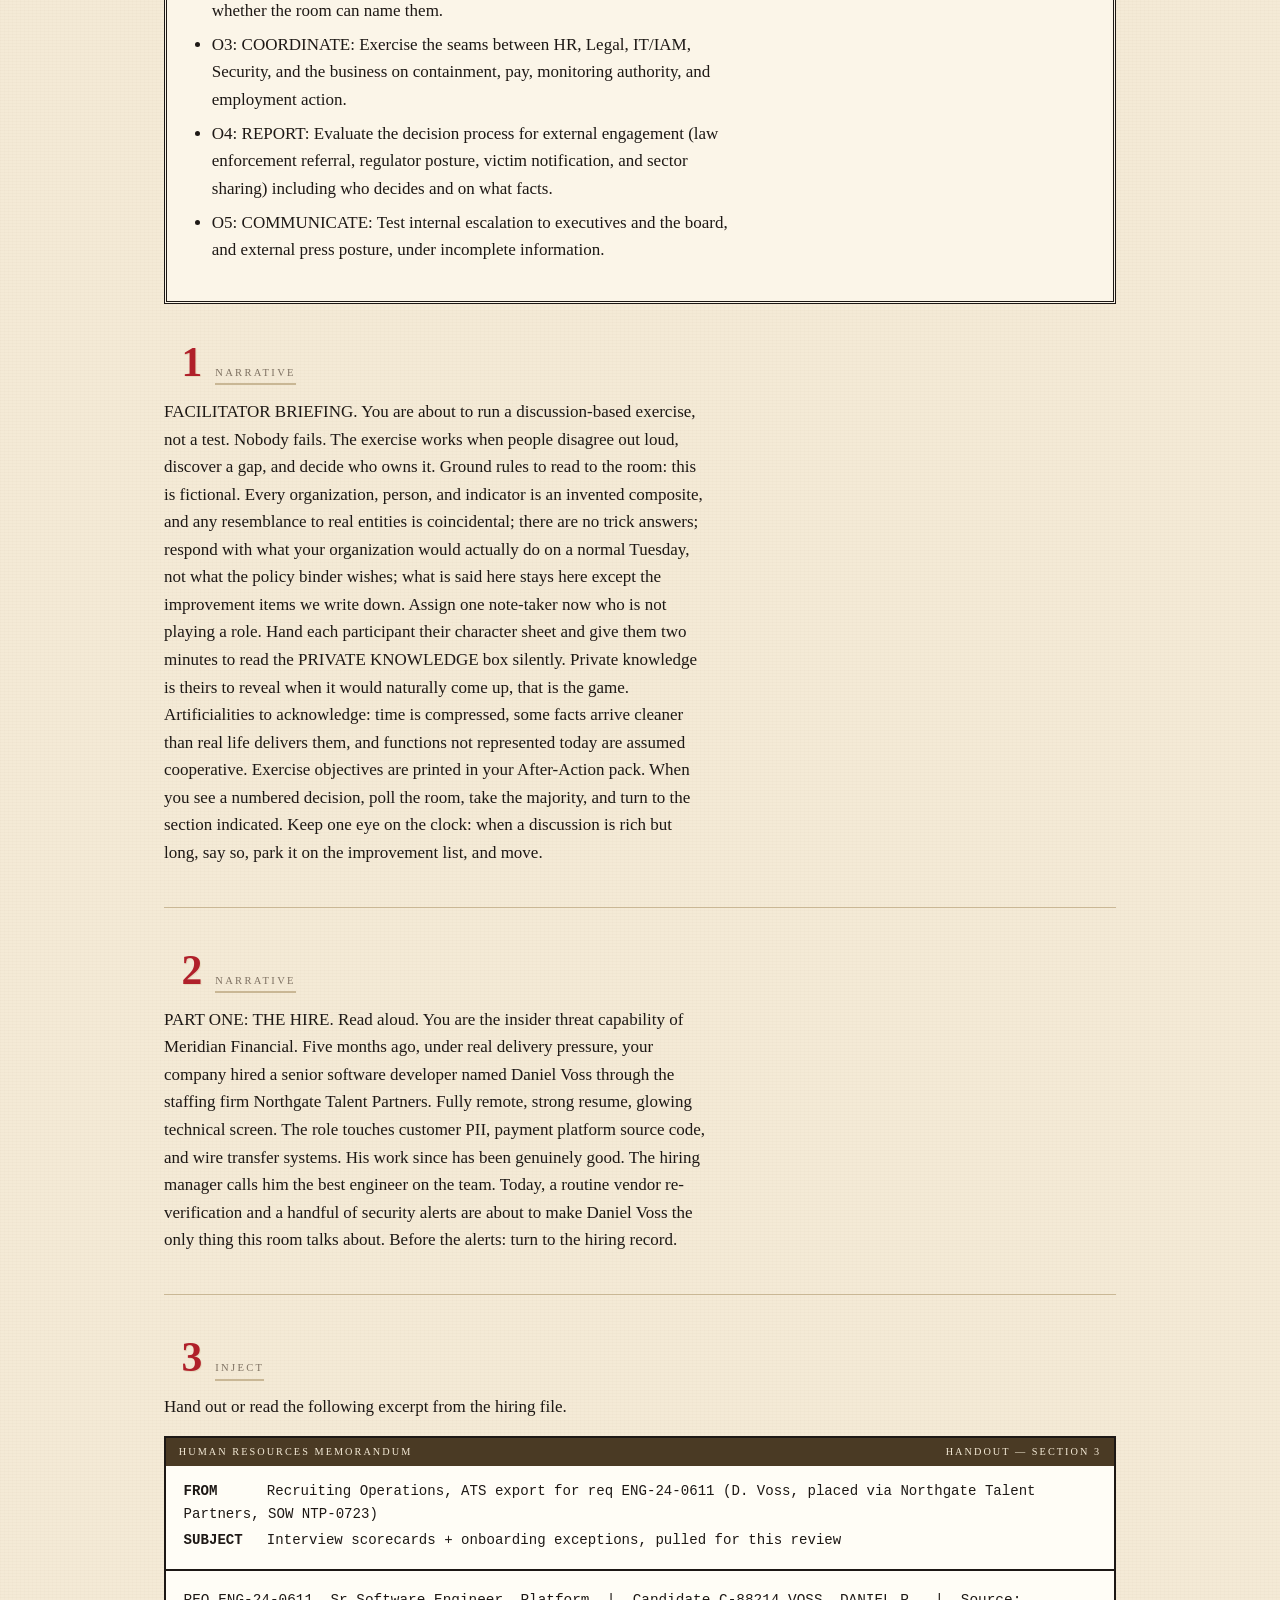
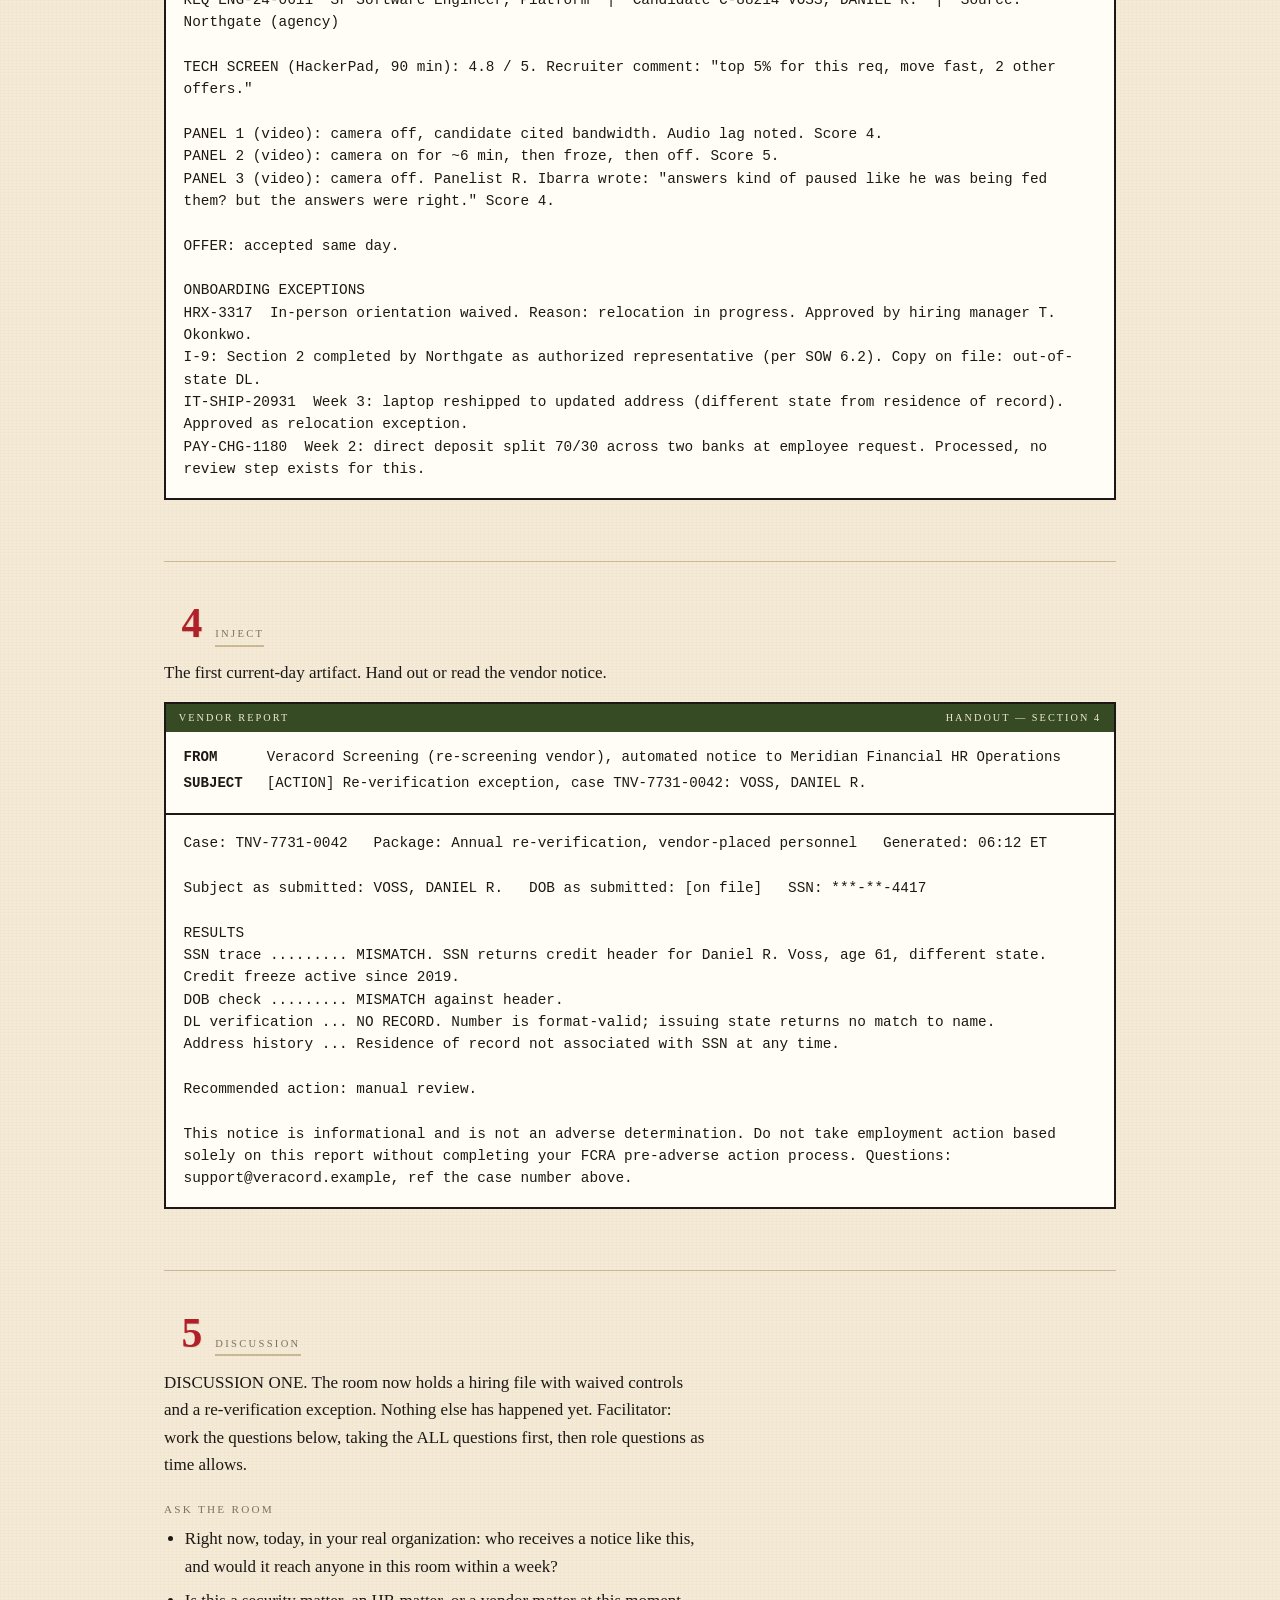
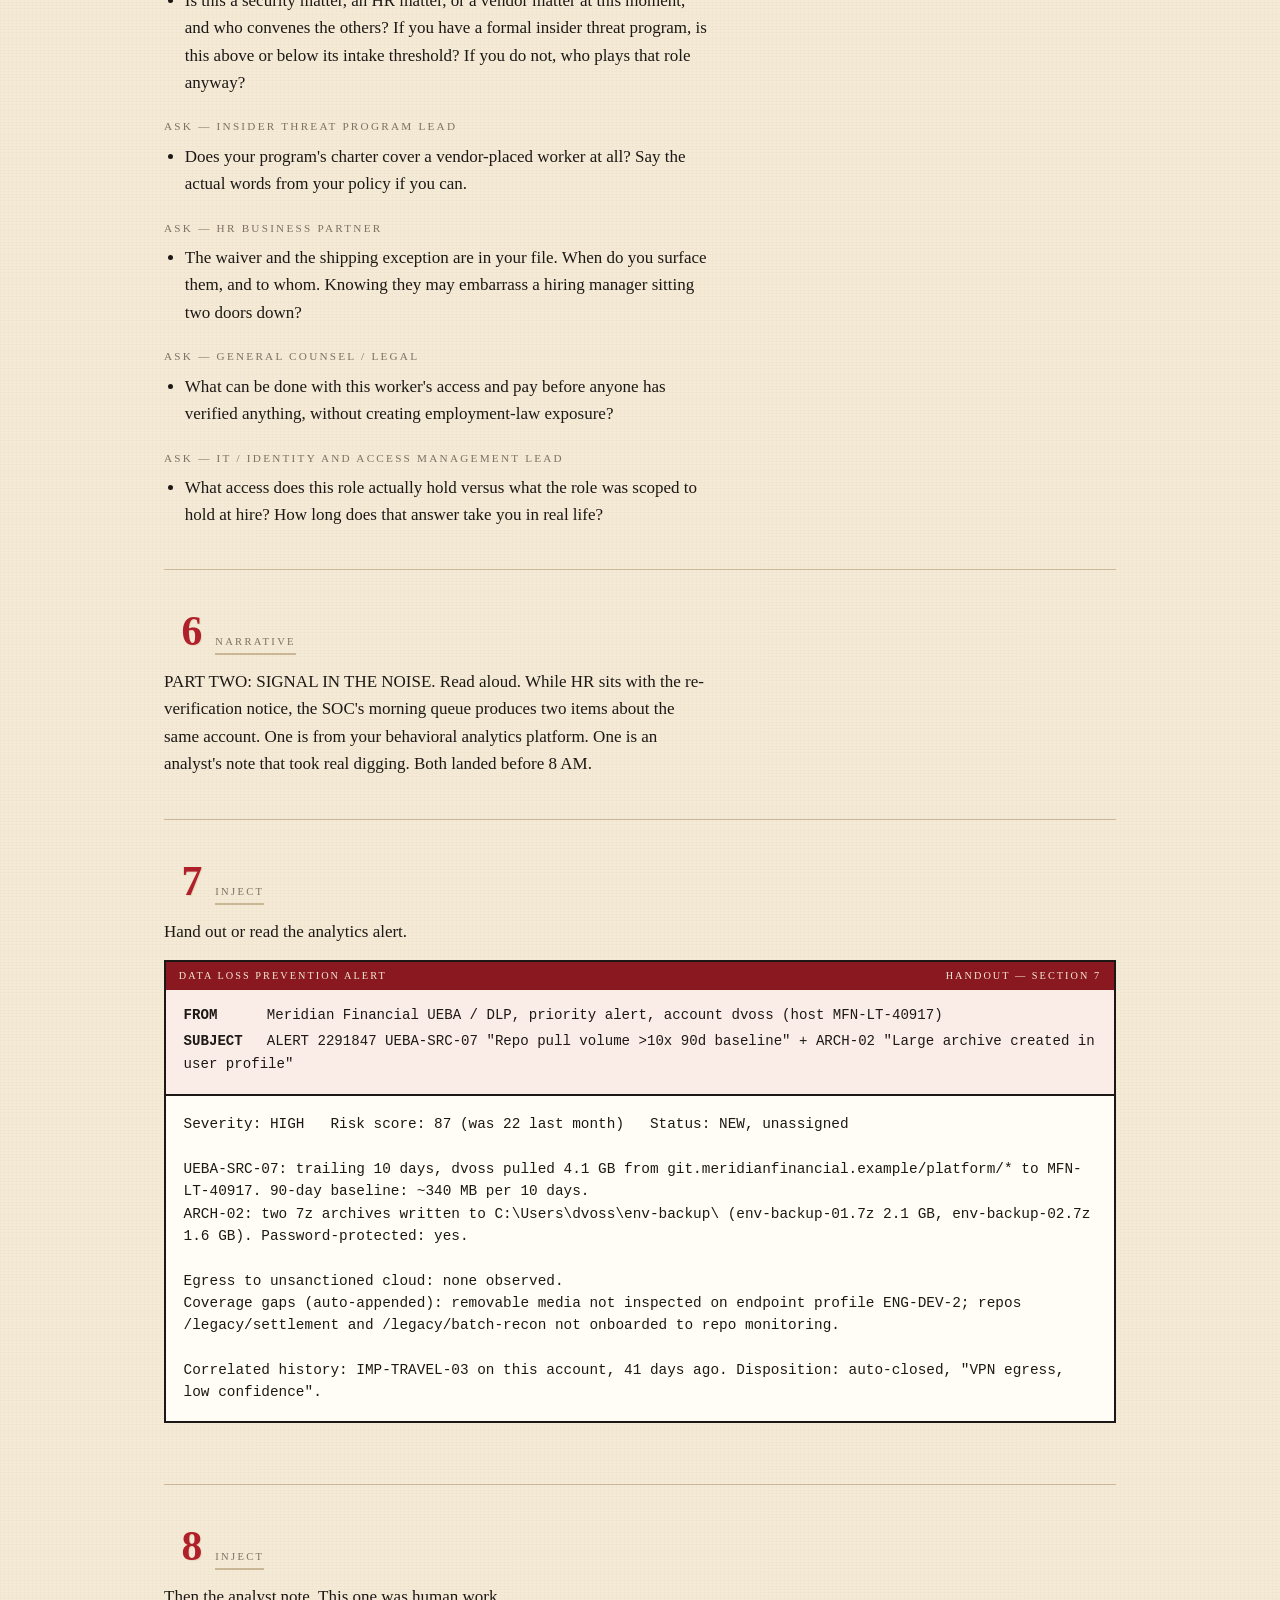
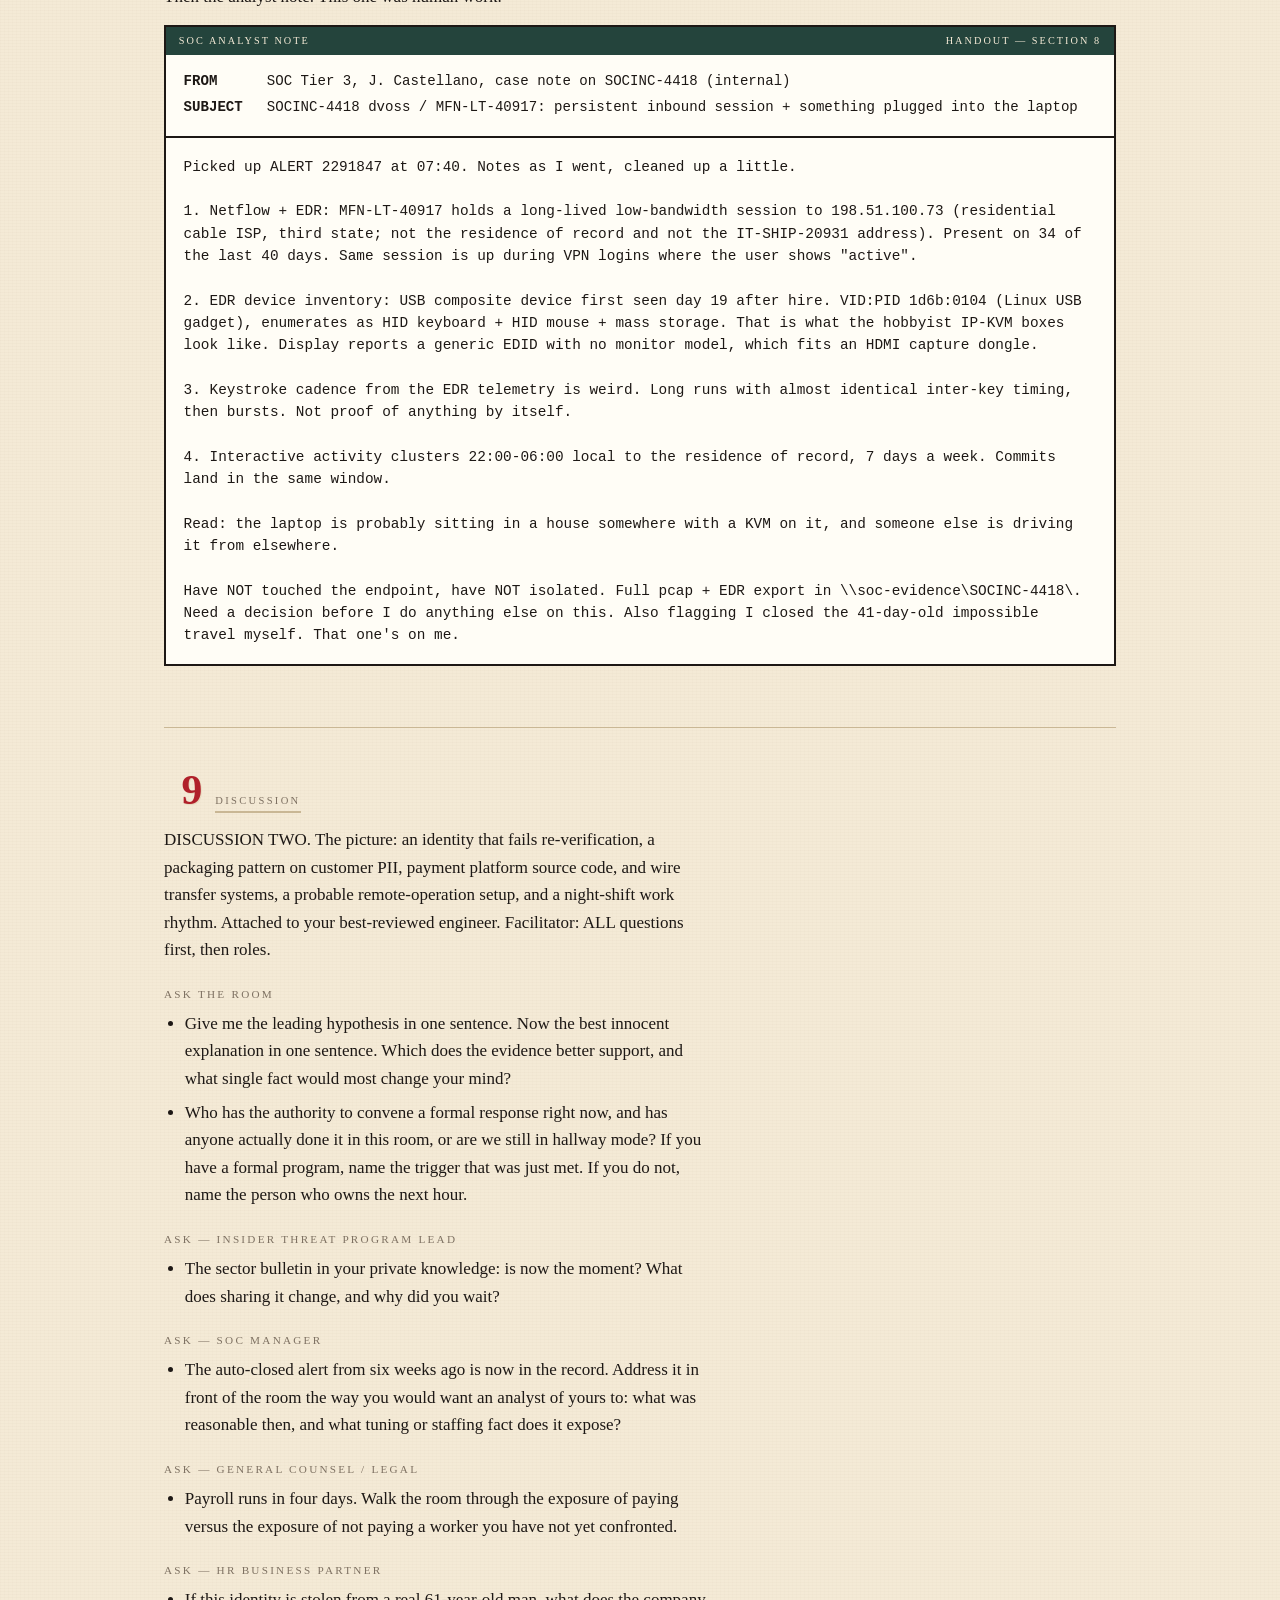
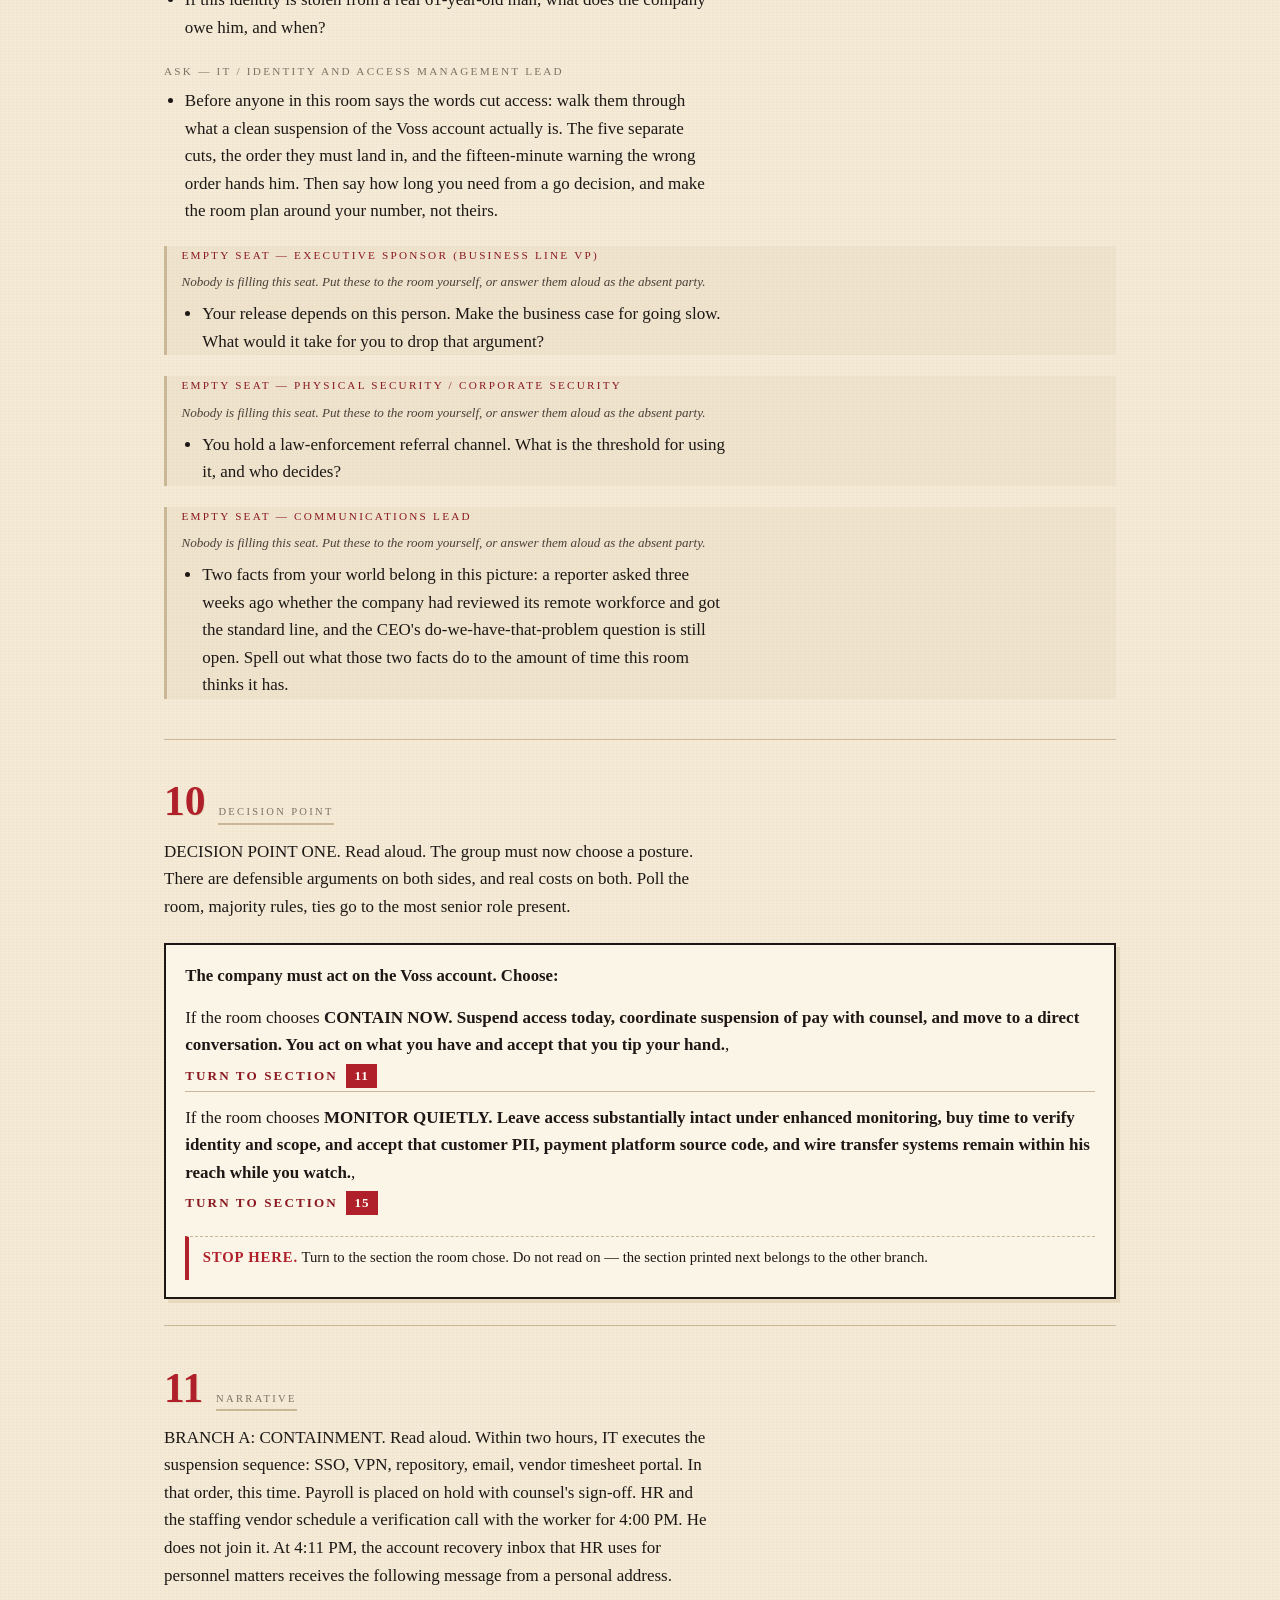
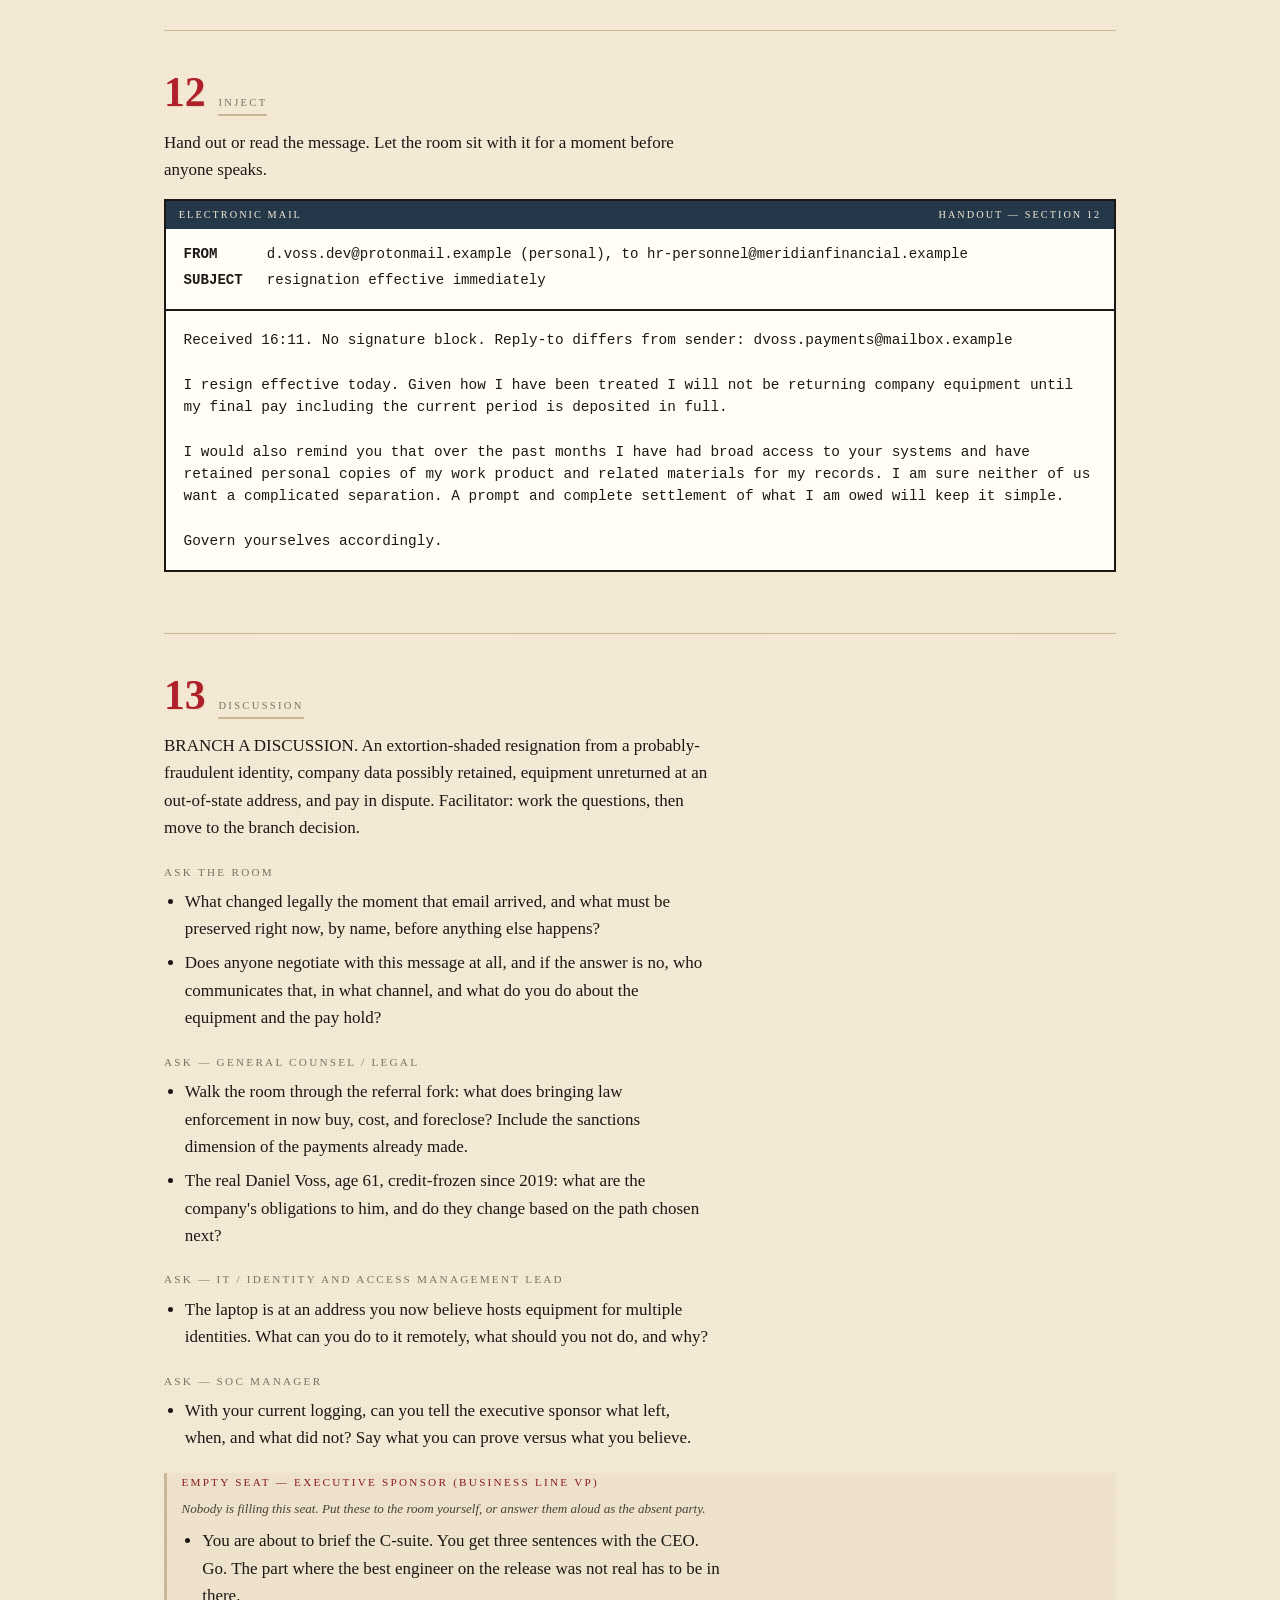
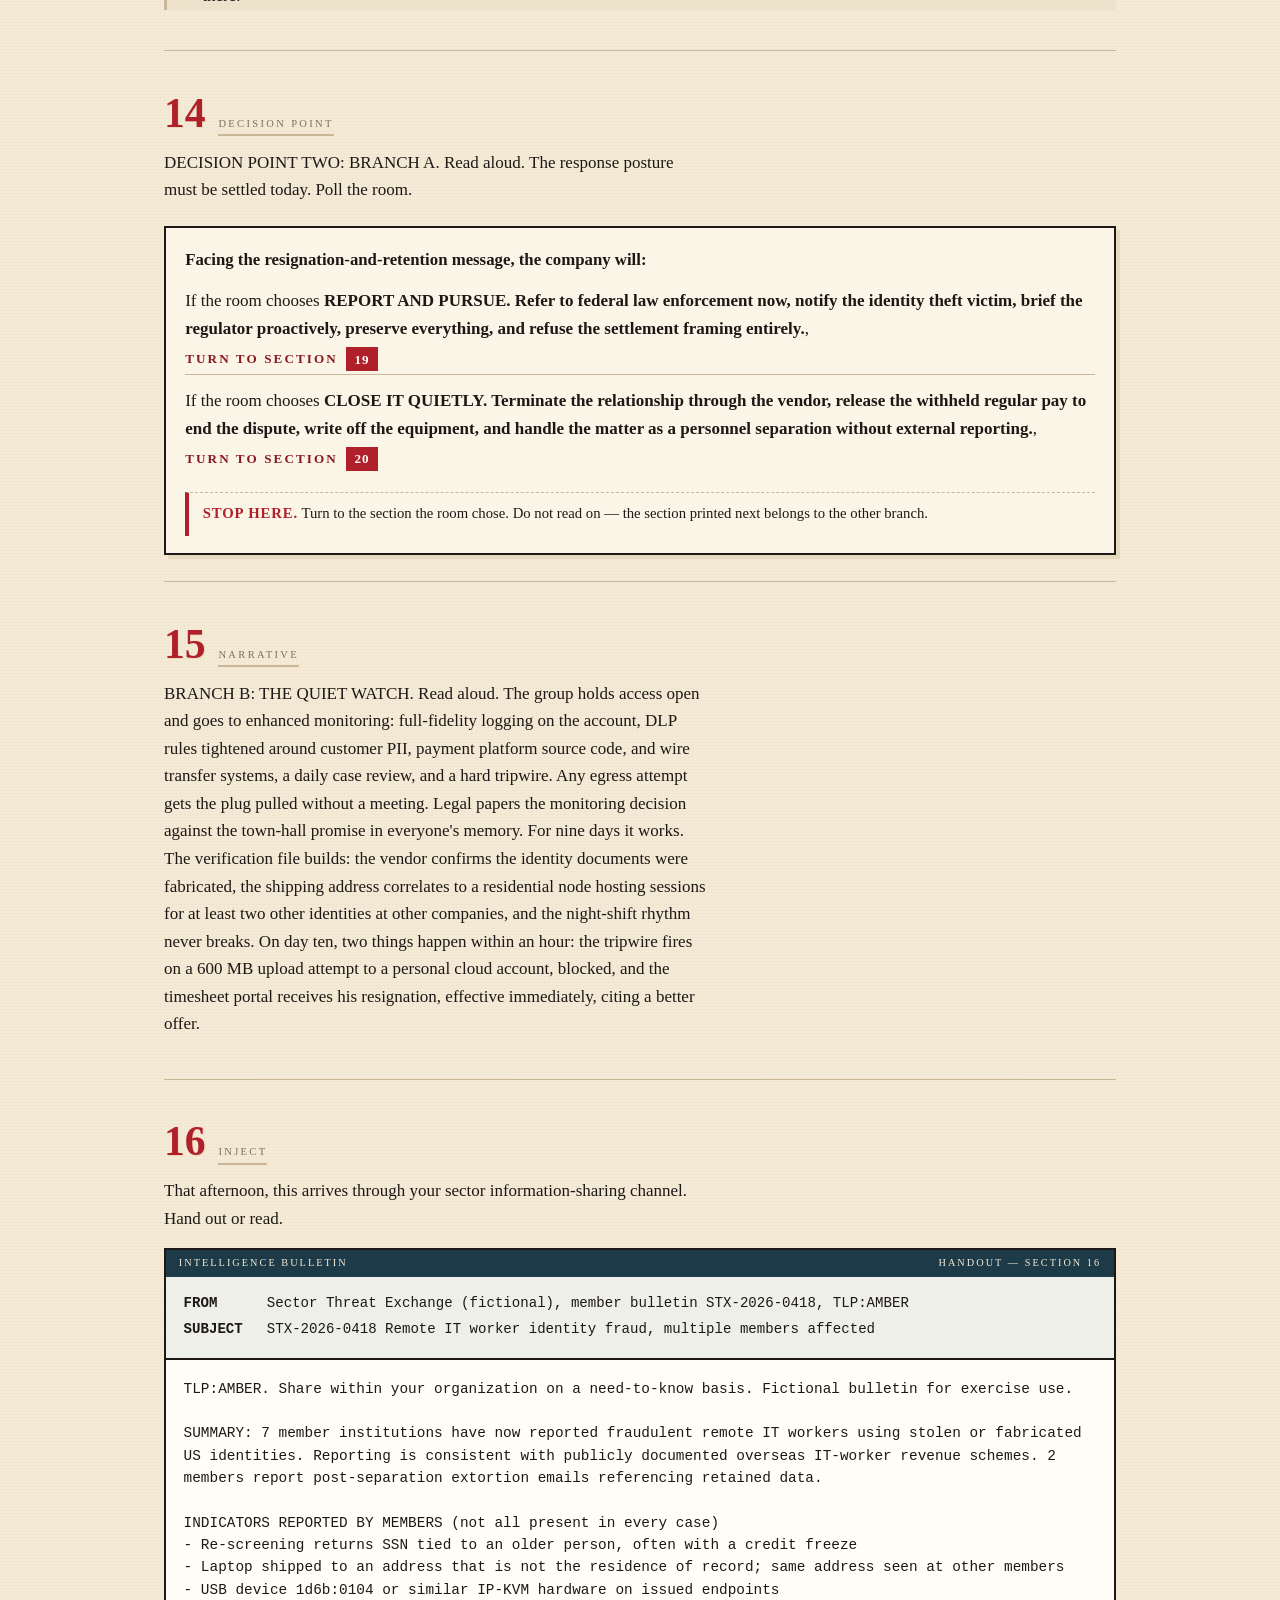
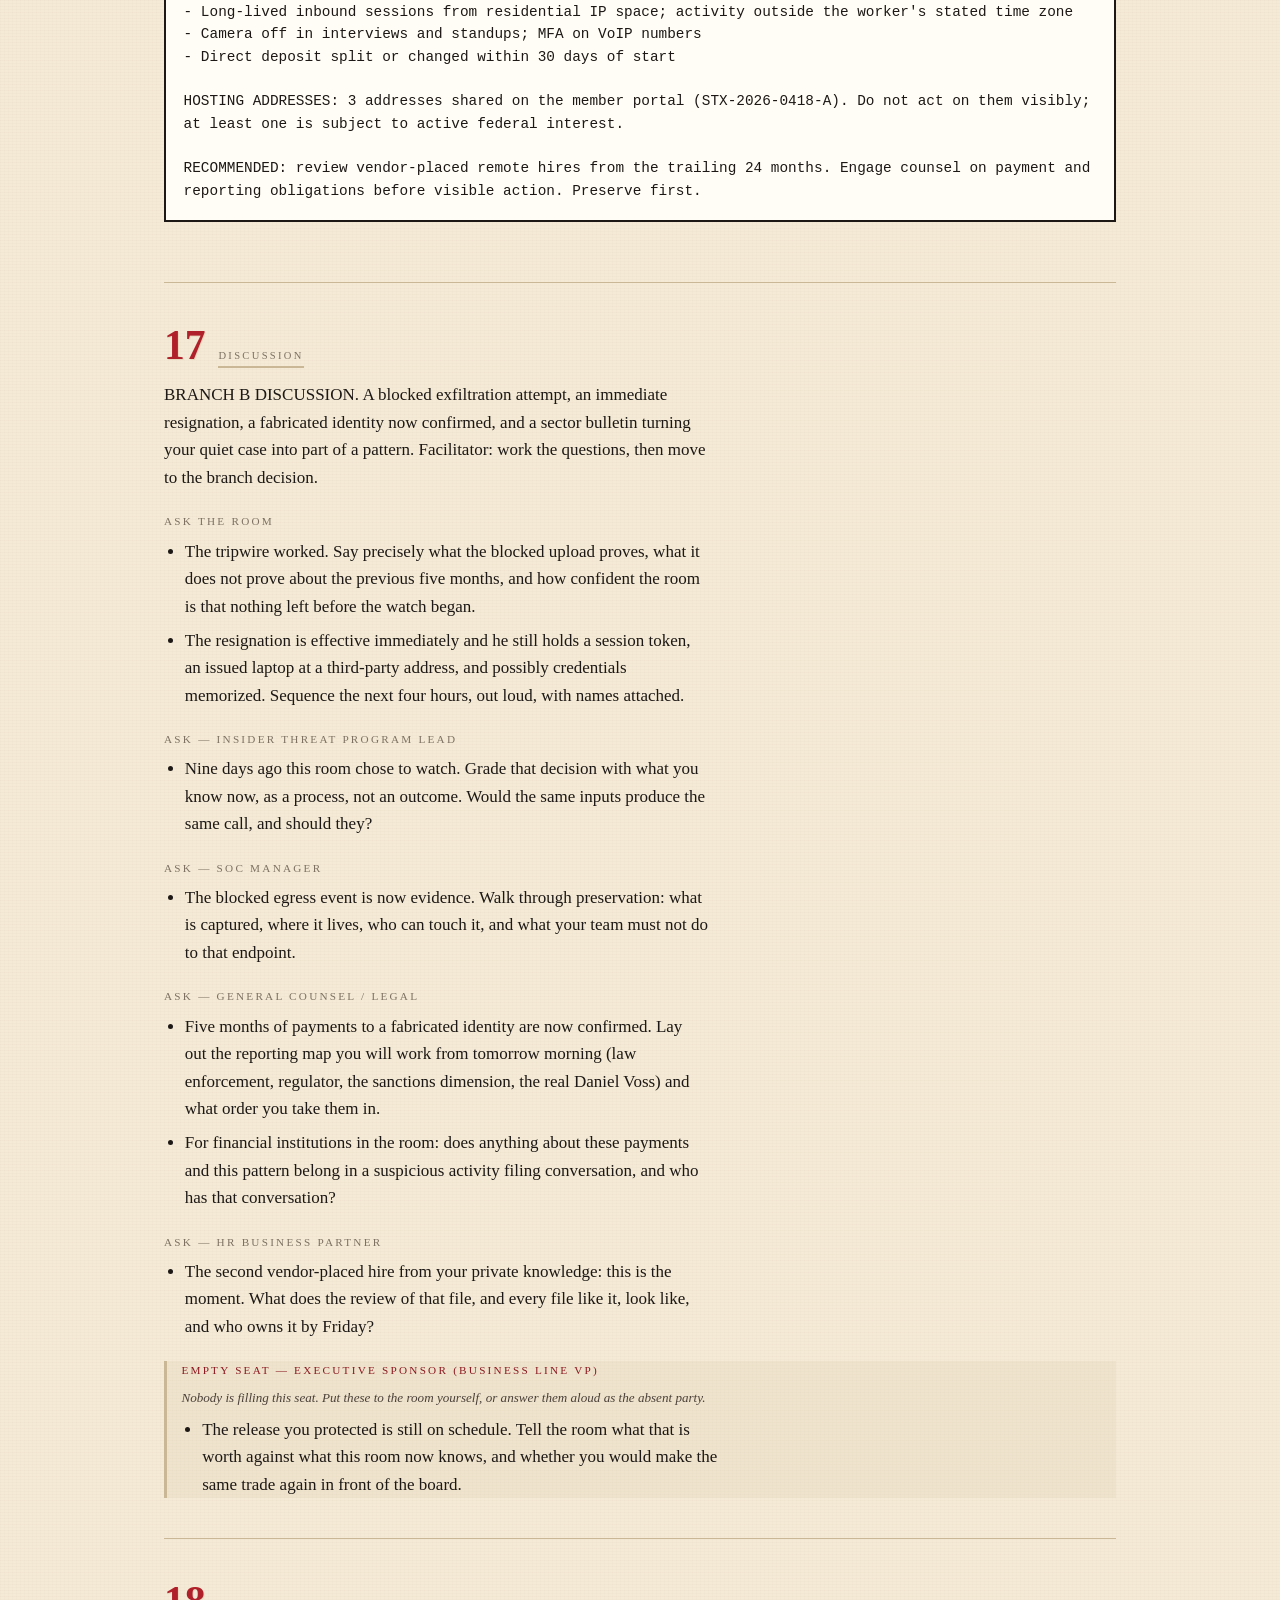
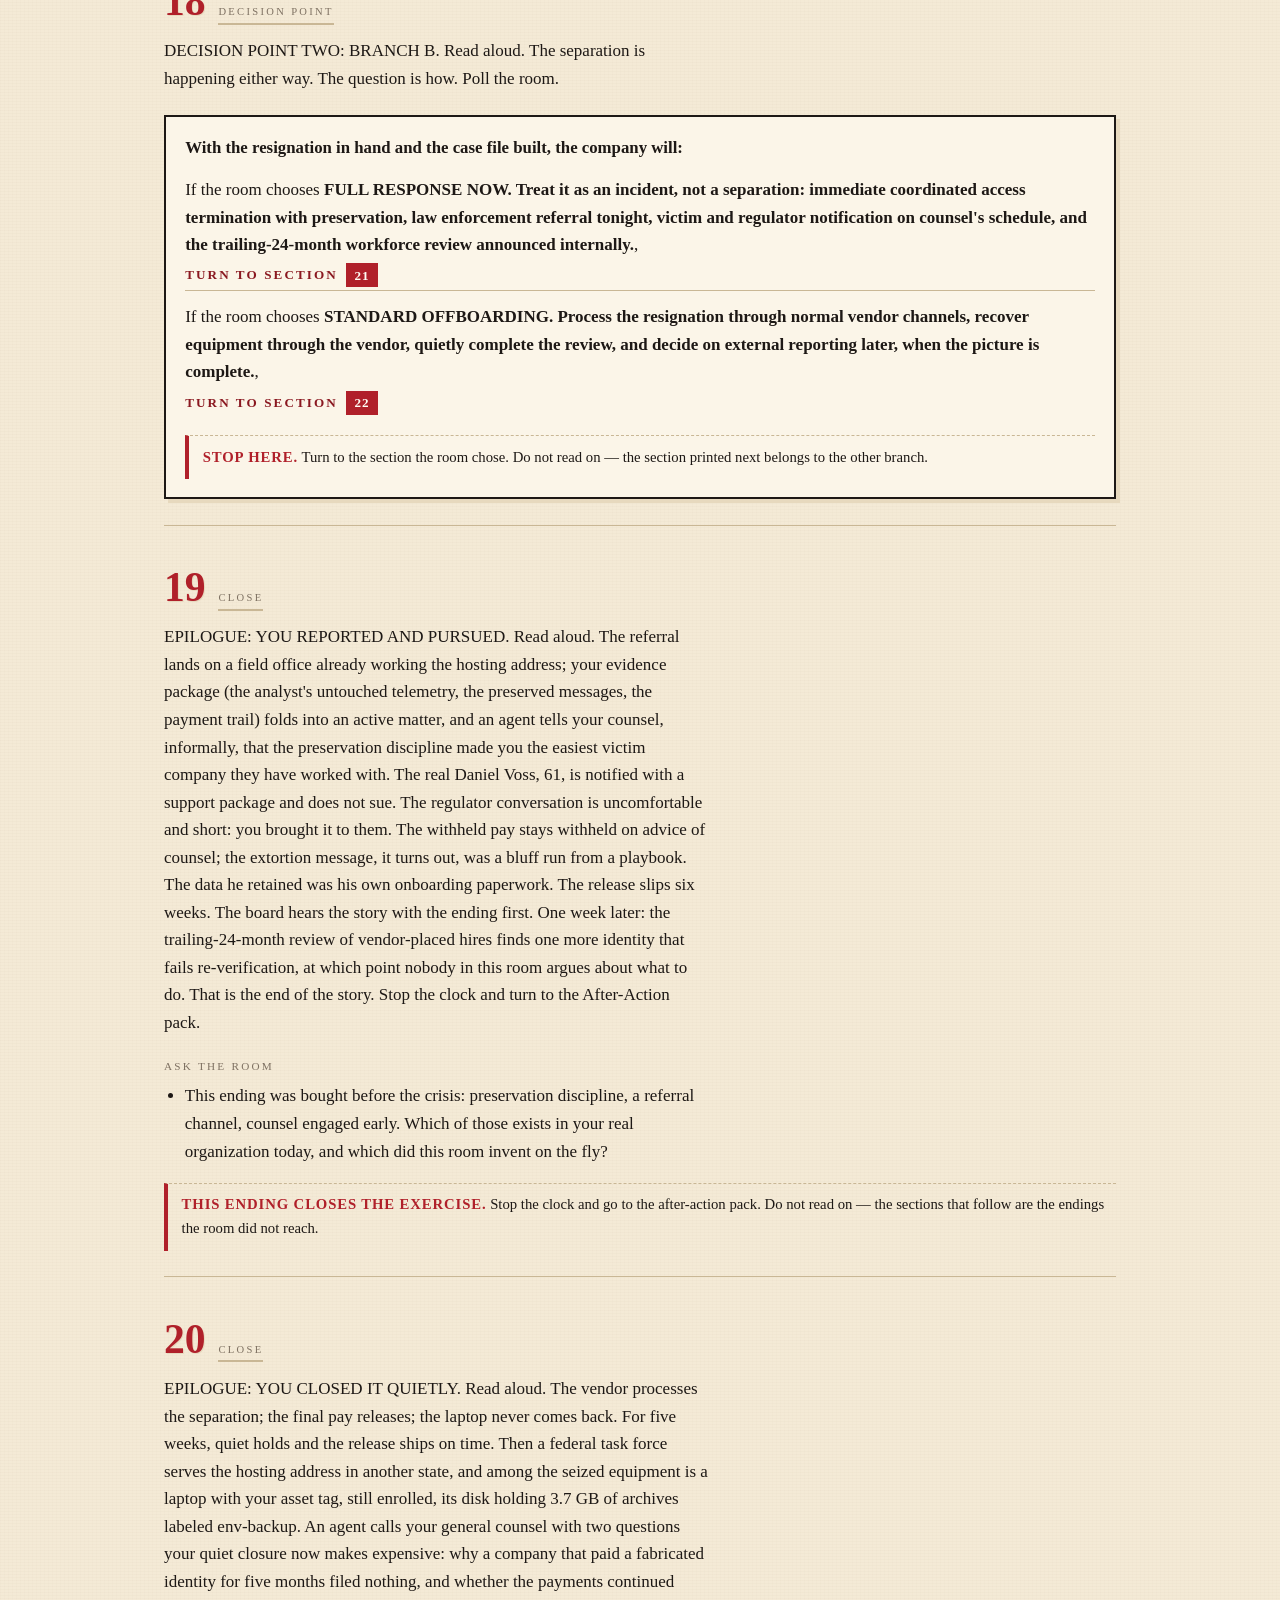
<file: exercise.html>
<!doctype html>
<html lang="en">
<head>
<meta charset="utf-8">
<meta name="viewport" content="width=device-width, initial-scale=1">
<title>Your exercise — TTX Builder</title>
<!-- Relative hrefs to match this site's own idiom (assets/ttx.css);
     every page here lives at the docroot root, so these resolve to /favicon.*
     either way. The .ico is declared first with sizes="any" so browsers that
     understand SVG favicons take the vector and everything else falls back
     without a second request. -->
<link rel="icon" href="favicon.ico" sizes="any">
<link rel="icon" href="favicon.svg" type="image/svg+xml">
<link rel="apple-touch-icon" href="apple-touch-icon.png">
<meta name="description" content="A generated insider threat tabletop exercise: facilitator gamebook, role sheets, inject handouts and after-action pack, ready to print.">
<meta name="robots" content="noindex, follow">
<link rel="stylesheet" href="assets/ttx.css">
<link rel="stylesheet" href="assets/print.css" media="print">
</head>
<body>

<nav class="viewbar no-print" aria-label="Exercise views">
  <div class="viewbar__group" role="tablist" aria-label="Exercise views">
    <button type="button" class="tab" role="tab" id="tab-gamebook" aria-controls="view-gamebook" aria-selected="true">Facilitator gamebook</button>
    <button type="button" class="tab" role="tab" id="tab-roles"    aria-controls="view-roles"    aria-selected="false">Role sheets</button>
    <button type="button" class="tab" role="tab" id="tab-injects"  aria-controls="view-injects"  aria-selected="false">Inject handouts</button>
    <button type="button" class="tab" role="tab" id="tab-aar"      aria-controls="view-aar"      aria-selected="false">After-action pack</button>
  </div>
  <span class="viewbar__spacer"></span>
  <div class="viewbar__group">
    <button type="button" class="tab tab--act" id="deck">Download deck (.pptx)</button>
    <a class="tab" href="index.html">Change the dials</a>
  </div>
</nav>

<header class="banner">
  <div class="banner__keyline">
    <p class="banner__kicker" id="head-kicker">An Insider Threat Exercise</p>
    <h1 class="banner__title" id="head-title">&nbsp;</h1>
    <div class="banner__rule"></div>
    <p class="banner__sub" id="head-tagline">&nbsp;</p>
  </div>
</header>

<main class="wrap" id="main">

  <div class="notice" id="status">
    <p class="notice__head">Assembling</p>
    <p>Reading the scenario and setting the dials&hellip;</p>
  </div>

  <section class="view" id="view-gamebook" role="tabpanel" aria-labelledby="tab-gamebook"></section>
  <section class="view" id="view-roles"    role="tabpanel" aria-labelledby="tab-roles"    hidden></section>
  <section class="view" id="view-injects"  role="tabpanel" aria-labelledby="tab-injects"  hidden></section>
  <section class="view" id="view-aar"      role="tabpanel" aria-labelledby="tab-aar"      hidden></section>

  <footer class="foot">
    <p>Generated in your browser from a static scenario file. Nothing you selected was sent anywhere.</p>
    <p>An original homage to the branching-narrative paperbacks of the early 1980s. Not affiliated with, endorsed by, or derived from any publisher or series.</p>
    <p><a href="index.html">Back to the console</a> &middot; <a href="suggest.html">Suggest a scenario or report a correction</a> &middot; Part of <a href="https://insiderthreatanalyst.com/">insiderthreatanalyst.com</a></p>
  </footer>

</main>

<script src="vendor/pptxgen.bundle.js"></script>
<script src="assets/engine.js"></script>
<script src="assets/pptx.js"></script>
<script src="assets/render.js"></script>
</body>
</html>
</file>
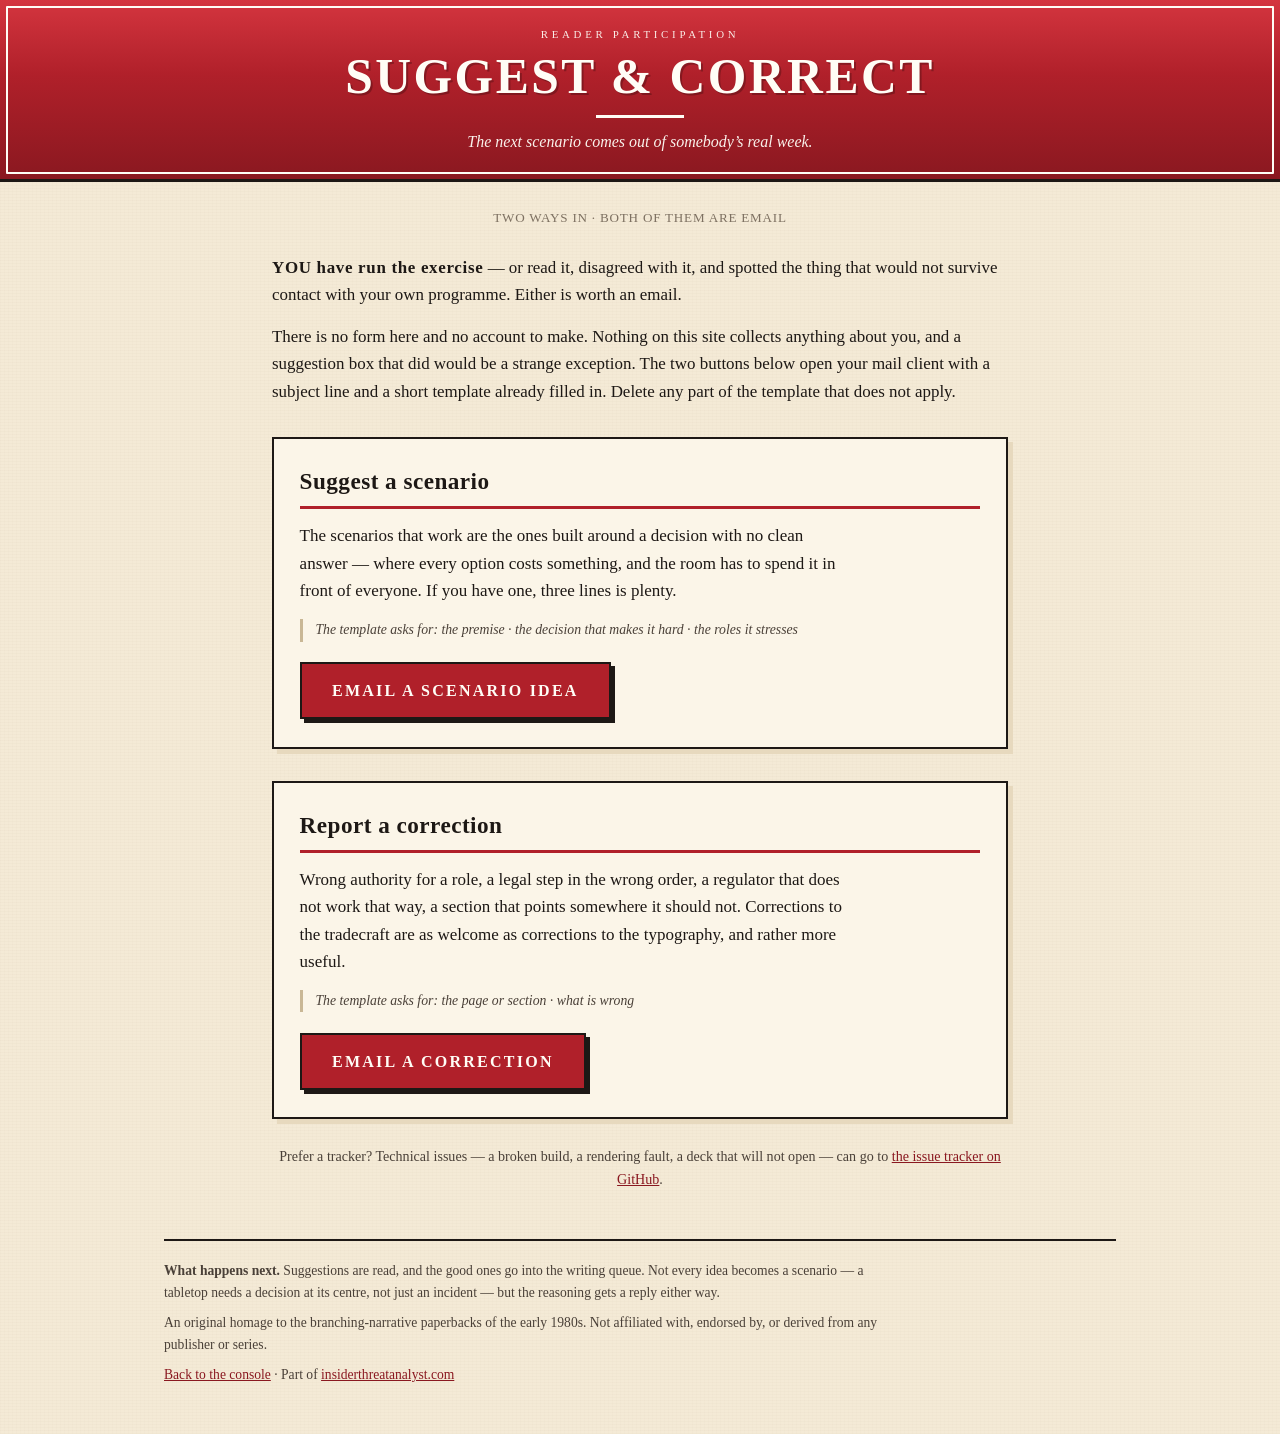
<file: suggest.html>
<!doctype html>
<html lang="en">
<head>
<meta charset="utf-8">
<meta name="viewport" content="width=device-width, initial-scale=1">
<title>Suggest a scenario — TTX Builder</title>
<!-- Relative hrefs to match this site's own idiom (assets/ttx.css);
     every page here lives at the docroot root, so these resolve to /favicon.*
     either way. The .ico is declared first with sizes="any" so browsers that
     understand SVG favicons take the vector and everything else falls back
     without a second request. -->
<link rel="icon" href="favicon.ico" sizes="any">
<link rel="icon" href="favicon.svg" type="image/svg+xml">
<link rel="apple-touch-icon" href="apple-touch-icon.png">
<meta name="description" content="Suggest an insider threat tabletop scenario for TTX Builder, or report a correction. Two short email templates and a link to the issue tracker.">
<meta name="robots" content="index, follow">
<link rel="stylesheet" href="assets/ttx.css">
<link rel="stylesheet" href="assets/print.css" media="print">
</head>
<body>

<header class="banner">
  <div class="banner__keyline">
    <p class="banner__kicker">Reader Participation</p>
    <h1 class="banner__title">Suggest &amp; Correct</h1>
    <div class="banner__rule"></div>
    <p class="banner__sub">The next scenario comes out of somebody&rsquo;s real week.</p>
  </div>
</header>

<p class="masthead-note">Two ways in &middot; Both of them are email</p>

<main class="wrap">

  <div class="lede">
    <p><span class="you">YOU have run the exercise</span> &mdash; or read it, disagreed with it, and spotted the thing that would not survive contact with your own programme. Either is worth an email.</p>
    <p>There is no form here and no account to make. Nothing on this site collects anything about you, and a suggestion box that did would be a strange exception. The two buttons below open your mail client with a subject line and a short template already filled in. Delete any part of the template that does not apply.</p>
  </div>

  <!-- The two mailto links are wrapped in opt-out marker comments. Without
       them, an edge email-obfuscation feature may rewrite each href to an
       encoded link and inject a decoder script to restore it on click. Two reasons not to accept that here. First, the encoded blob
       captures the raw attribute source, "&amp;" entity and all; if the decoder
       writes that back with setAttribute — which does not re-parse entities —
       the separator becomes "&amp;body=" and the body template is silently
       dropped, leaving the subject intact so the failure looks like success.
       Second, it makes a plain mailto link depend on JavaScript, on a site whose
       whole claim is that nothing here needs to phone home. Keep these wrappers.
       ------------------------------------------------------------------------ -->

  <!-- CTA 1 ---------------------------------------------------------------- -->
  <section class="ask">
    <h2 class="ask__title">Suggest a scenario</h2>
    <p class="ask__body">The scenarios that work are the ones built around a decision with no clean answer &mdash; where every option costs something, and the room has to spend it in front of everyone. If you have one, three lines is plenty.</p>
    <p class="ask__prompts">The template asks for: the premise &middot; the decision that makes it hard &middot; the roles it stresses</p>
    <!--email_off-->
    <p class="ask__act">
      <a class="btn" href="mailto:hello@insiderthreatanalyst.com?subject=%5BTTX%5D%20Scenario%20suggestion&amp;body=Premise%20%28what%20happens%2C%20in%20a%20sentence%20or%20two%29%3A%0D%0A%0D%0A%0D%0AThe%20decision%20that%20makes%20it%20hard%3A%0D%0A%0D%0A%0D%0ARoles%20it%20stresses%3A%0D%0A%0D%0A">Email a scenario idea</a>
    </p>
    <!--/email_off-->
  </section>

  <!-- CTA 2 ---------------------------------------------------------------- -->
  <section class="ask">
    <h2 class="ask__title">Report a correction</h2>
    <p class="ask__body">Wrong authority for a role, a legal step in the wrong order, a regulator that does not work that way, a section that points somewhere it should not. Corrections to the tradecraft are as welcome as corrections to the typography, and rather more useful.</p>
    <p class="ask__prompts">The template asks for: the page or section &middot; what is wrong</p>
    <!--email_off-->
    <p class="ask__act">
      <a class="btn" href="mailto:hello@insiderthreatanalyst.com?subject=%5BTTX%5D%20Correction%20or%20feedback&amp;body=Page%20or%20section%3A%0D%0A%0D%0A%0D%0AWhat%20is%20wrong%3A%0D%0A%0D%0A">Email a correction</a>
    </p>
    <!--/email_off-->
  </section>

  <p class="ask__alt">Prefer a tracker? Technical issues &mdash; a broken build, a rendering fault, a deck that will not open &mdash; can go to <a href="https://github.com/robknowles-cybersecurity/ttx-builder/issues">the issue tracker on GitHub</a>.</p>

  <footer class="foot">
    <p><strong>What happens next.</strong> Suggestions are read, and the good ones go into the writing queue. Not every idea becomes a scenario &mdash; a tabletop needs a decision at its centre, not just an incident &mdash; but the reasoning gets a reply either way.</p>
    <p>An original homage to the branching-narrative paperbacks of the early 1980s. Not affiliated with, endorsed by, or derived from any publisher or series.</p>
    <p><a href="index.html">Back to the console</a> &middot; Part of <a href="https://insiderthreatanalyst.com/">insiderthreatanalyst.com</a></p>
  </footer>

</main>

</body>
</html>
</file>
<file: assets/ttx.css>
/* ============================================================================
   TTX Builder — design language
   ----------------------------------------------------------------------------
   An homage to the look of early-1980s branching-narrative paperbacks: cream
   pulp stock, a bold red-and-white banner of our own composition, heavy serif
   display type, halftone plate art, and numbered sections you are told to turn
   to. Original work throughout — no reproduction of any publisher's trade
   dress, logo lockup, or cover layout.

   Fonts are web-safe stacks tonight (no webfont payload, no third-party
   font host). See TODO at the foot of this file for custom-font candidates.
   ========================================================================== */

:root {
  /* -- ink & stock ------------------------------------------------------- */
  --paper:        #f4ead6;   /* cream pulp */
  --paper-lit:    #fbf5e8;   /* the lighter sheet a card sits on */
  --paper-deep:   #e7d9be;   /* shadowed edge / rule */
  --ink:          #1d1815;   /* warm near-black, like worn letterpress */
  --ink-soft:     #4a4038;
  --ink-faint:    #7d7061;

  /* -- the banner -------------------------------------------------------- */
  --signal:       #b0202a;   /* paperback red */
  --signal-deep:  #8a1820;
  --signal-lit:   #d4353f;
  --knock:        #fffdf6;   /* white knocked out of the red */

  /* -- functional -------------------------------------------------------- */
  --rule:         #c9b795;
  --private:      #7a2530;   /* the PRIVATE KNOWLEDGE box */
  --focus:        #2f6f8f;

  /* -- type -------------------------------------------------------------- */
  --display: "Bookman Old Style", Bookman, "URW Bookman L", "Palatino Linotype",
             Palatino, "Book Antiqua", Georgia, serif;
  --body:    Georgia, "Times New Roman", Times, serif;
  --mono:    "Courier New", Courier, monospace;

  --measure: 34rem;          /* comfortable reading column */
}

/* ==========================================================================
   Reset-ish
   ========================================================================== */

*, *::before, *::after { box-sizing: border-box; }

html { -webkit-text-size-adjust: 100%; }

body {
  margin: 0;
  background-color: var(--paper);
  /* Faint fibre in the stock. Two very low-contrast gradients, no image. */
  background-image:
    repeating-linear-gradient(0deg,   rgba(120, 96, 60, 0.022) 0 1px, transparent 1px 3px),
    repeating-linear-gradient(90deg,  rgba(120, 96, 60, 0.016) 0 1px, transparent 1px 4px);
  color: var(--ink);
  font-family: var(--body);
  font-size: 17px;
  line-height: 1.62;
}

img { max-width: 100%; height: auto; }

a { color: var(--signal-deep); }
a:hover { color: var(--signal); }

:focus-visible {
  outline: 3px solid var(--focus);
  outline-offset: 2px;
}

/* ==========================================================================
   The banner — original composition
   A solid red band, a white keyline held inside it, a small kicker above a
   heavy letterspaced title. Deliberately NOT a cover reproduction.
   ========================================================================== */

.banner {
  background: var(--signal);
  background-image: linear-gradient(180deg, var(--signal-lit) 0%, var(--signal) 42%, var(--signal-deep) 100%);
  color: var(--knock);
  border-bottom: 3px solid var(--ink);
  padding: 0.35rem;
}

.banner__keyline {
  border: 2px solid var(--knock);
  border-radius: 1px;
  padding: 1.15rem 1.25rem 1.05rem;
  text-align: center;
}

.banner__kicker {
  font-family: var(--display);
  font-size: 0.68rem;
  letter-spacing: 0.34em;
  text-transform: uppercase;
  margin: 0 0 0.5rem;
  opacity: 0.92;
}

.banner__title {
  font-family: var(--display);
  font-weight: 700;
  font-size: clamp(1.7rem, 5.2vw, 3.1rem);
  line-height: 1.02;
  letter-spacing: 0.05em;
  text-transform: uppercase;
  margin: 0;
  text-shadow: 2px 2px 0 rgba(0, 0, 0, 0.24);
}

.banner__rule {
  width: 5.5rem;
  height: 3px;
  background: var(--knock);
  margin: 0.8rem auto 0.7rem;
}

.banner__sub {
  font-family: var(--body);
  font-style: italic;
  font-size: 1rem;
  margin: 0;
  opacity: 0.95;
}

/* ==========================================================================
   Layout
   ========================================================================== */

.wrap {
  max-width: 62rem;
  margin: 0 auto;
  padding: 0 1.25rem;
}

.wrap--reading { max-width: var(--measure); }

.masthead-note {
  text-align: center;
  font-size: 0.82rem;
  color: var(--ink-faint);
  letter-spacing: 0.06em;
  text-transform: uppercase;
  padding: 0.7rem 1rem 0;
}

.lede {
  font-size: 1.06rem;
  max-width: 46rem;
  margin: 1.6rem auto 0;
}

.lede p { margin: 0 0 0.9rem; }

.you {
  font-family: var(--display);
  font-weight: 700;
  letter-spacing: 0.04em;
}

/* ==========================================================================
   Halftone plate — placeholder art
   A CSS-only duotone: dot screen over a two-stop wash. No image files, so
   nothing to hot-link and nothing to license.
   ========================================================================== */

.plate {
  position: relative;
  margin: 2rem auto;
  max-width: 30rem;
  aspect-ratio: 3 / 2;
  border: 2px solid var(--ink);
  background-image:
    radial-gradient(ellipse at 32% 28%, var(--paper-lit) 0%, transparent 55%),
    linear-gradient(155deg, var(--signal-deep) 0%, var(--ink) 58%, var(--ink) 100%);
  overflow: hidden;
  filter: contrast(1.12) sepia(0.22);
}

/* the dot screen itself */
.plate::before {
  content: "";
  position: absolute;
  inset: 0;
  background-image: radial-gradient(var(--paper) 30%, transparent 31%);
  background-size: 5px 5px;
  background-position: 0 0;
  mix-blend-mode: screen;
  opacity: 0.55;
}

.plate::after {
  content: "";
  position: absolute;
  inset: 0;
  background-image: radial-gradient(rgba(0, 0, 0, 0.55) 26%, transparent 27%);
  background-size: 3px 3px;
  background-position: 1px 1px;
  mix-blend-mode: multiply;
  opacity: 0.4;
}

.plate__caption {
  position: absolute;
  left: 0; right: 0; bottom: 0;
  z-index: 2;
  background: rgba(20, 16, 14, 0.72);
  color: var(--knock);
  font-family: var(--display);
  font-size: 0.72rem;
  letter-spacing: 0.16em;
  text-transform: uppercase;
  padding: 0.4rem 0.6rem;
  text-align: center;
}

/* ==========================================================================
   The console — six dials
   ========================================================================== */

.console { margin: 2.2rem auto 3rem; }

.dial {
  border: 2px solid var(--ink);
  background: var(--paper-lit);
  padding: 1.1rem 1.25rem 1.25rem;
  margin: 0 0 1.4rem;
  box-shadow: 4px 4px 0 var(--paper-deep);
}

.dial > legend {
  font-family: var(--display);
  font-weight: 700;
  font-size: 0.82rem;
  letter-spacing: 0.2em;
  text-transform: uppercase;
  background: var(--ink);
  color: var(--paper-lit);
  padding: 0.28rem 0.7rem;
  margin-left: -0.25rem;
}

.dial__hint {
  font-size: 0.88rem;
  font-style: italic;
  color: var(--ink-soft);
  margin: 0.55rem 0 0.9rem;
}

/* -- scenario tracks ------------------------------------------------------
   The Scenario dial is grouped: the general roster first, then the AI-as-
   insider set with its own framing. Membership is declared per scenario
   (meta.track in content/<id>.json, mirrored as data-track on the card), so a
   new scenario joins a track by declaring one, not by relayout. A track with
   no heading is simply the general set.
   ------------------------------------------------------------------------ */

.track__head {
  font-family: var(--display);
  font-weight: 700;
  font-size: 0.78rem;
  letter-spacing: 0.18em;
  text-transform: uppercase;
  color: var(--ink-soft);
  border-bottom: 2px solid var(--rule);
  padding-bottom: 0.3rem;
  margin: 0 0 0.9rem;
}

.cards + .track__head { margin-top: 1.6rem; }

.track__intro {
  font-size: 0.9rem;
  color: var(--ink-soft);
  max-width: var(--measure);
  margin: 0 0 0.55rem;
}

.track__credit {
  font-size: 0.8rem;
  font-style: italic;
  color: var(--ink-faint);
  max-width: var(--measure);
  margin: 0 0 0.95rem;
}

/* -- scenario cards (radio) ---------------------------------------------- */

.cards {
  display: grid;
  grid-template-columns: repeat(auto-fit, minmax(15rem, 1fr));
  gap: 0.9rem;
}

.card { position: relative; margin: 0; }

.card input[type="radio"] {
  position: absolute;
  top: 0.85rem; left: 0.85rem;
  margin: 0;
}

.card__face {
  display: block;
  border: 2px solid var(--ink);
  background: var(--paper);
  padding: 0.85rem 0.9rem 0.9rem 2.4rem;
  height: 100%;
  cursor: pointer;
  transition: transform 0.08s ease, box-shadow 0.08s ease;
}

.card input[type="radio"]:checked ~ .card__face {
  background: var(--knock);
  box-shadow: inset 0 0 0 2px var(--signal);
  transform: translate(-1px, -1px);
}

.card input[type="radio"]:disabled ~ .card__face {
  cursor: not-allowed;
  opacity: 0.55;
  background: repeating-linear-gradient(135deg,
    var(--paper) 0 8px, var(--paper-deep) 8px 16px);
}

.card__title {
  display: block;
  font-family: var(--display);
  font-weight: 700;
  font-size: 1.04rem;
  letter-spacing: 0.02em;
  margin-bottom: 0.25rem;
}

.card__tag { display: block; font-size: 0.88rem; color: var(--ink-soft); font-style: italic; }

.card__soon {
  display: inline-block;
  margin-top: 0.5rem;
  font-family: var(--display);
  font-size: 0.62rem;
  letter-spacing: 0.2em;
  text-transform: uppercase;
  background: var(--ink);
  color: var(--paper-lit);
  padding: 0.15rem 0.5rem;
}

/* -- option rows (radio / checkbox) --------------------------------------- */

.opts {
  display: grid;
  grid-template-columns: repeat(auto-fit, minmax(13rem, 1fr));
  gap: 0.45rem 1.1rem;
}

.opt {
  display: flex;
  align-items: flex-start;
  gap: 0.55rem;
  padding: 0.3rem 0.2rem;
  cursor: pointer;
}

.opt input { margin: 0.32rem 0 0; flex: none; }

.opt__label { display: block; }

.opt__name { font-weight: 700; }

.opt__note {
  display: block;
  font-size: 0.85rem;
  color: var(--ink-soft);
  font-style: italic;
}

/* -- the linear toggle ---------------------------------------------------- */

.toggle {
  display: flex;
  align-items: flex-start;
  gap: 0.7rem;
  border: 2px dashed var(--ink);
  background: var(--paper-lit);
  padding: 0.9rem 1rem;
  margin: 0 0 1.6rem;
  cursor: pointer;
}

.toggle input { margin: 0.35rem 0 0; flex: none; }

.toggle__name {
  font-family: var(--display);
  font-weight: 700;
  letter-spacing: 0.04em;
  text-transform: uppercase;
  font-size: 0.86rem;
}

.toggle__note { display: block; font-size: 0.88rem; color: var(--ink-soft); font-style: italic; }

/* -- actions -------------------------------------------------------------- */

.actions {
  display: flex;
  flex-wrap: wrap;
  align-items: center;
  gap: 1.2rem;
  margin: 0 0 3rem;
}

.btn {
  font-family: var(--display);
  font-weight: 700;
  font-size: 1rem;
  letter-spacing: 0.14em;
  text-transform: uppercase;
  color: var(--knock);
  background: var(--signal);
  border: 2px solid var(--ink);
  box-shadow: 4px 4px 0 var(--ink);
  padding: 0.85rem 1.9rem;
  cursor: pointer;
  transition: transform 0.07s ease, box-shadow 0.07s ease;
}

.btn:hover { background: var(--signal-lit); }

.btn:active {
  transform: translate(3px, 3px);
  box-shadow: 1px 1px 0 var(--ink);
}

.btn--quiet {
  background: var(--paper-lit);
  color: var(--ink);
  box-shadow: 3px 3px 0 var(--paper-deep);
  font-size: 0.82rem;
  padding: 0.55rem 1.1rem;
  letter-spacing: 0.12em;
}

.btn--quiet:hover { background: var(--knock); }

.sample-link {
  font-family: var(--display);
  font-weight: 700;
  font-size: 0.95rem;
  letter-spacing: 0.06em;
  text-transform: uppercase;
  color: var(--signal-deep);
  text-decoration: none;
  border-bottom: 3px solid var(--signal);
  padding-bottom: 2px;
}

.sample-link:hover { color: var(--ink); border-bottom-color: var(--ink); }

/* ==========================================================================
   Output views
   ========================================================================== */

.viewbar {
  position: sticky;
  top: 0;
  z-index: 20;
  background: var(--ink);
  border-bottom: 3px solid var(--signal);
  padding: 0.5rem 1rem;
  display: flex;
  flex-wrap: wrap;
  gap: 0.4rem;
  align-items: center;
}

.viewbar__group { display: flex; flex-wrap: wrap; gap: 0.4rem; }
.viewbar__spacer { flex: 1 1 auto; }

.tab {
  font-family: var(--display);
  font-size: 0.76rem;
  letter-spacing: 0.14em;
  text-transform: uppercase;
  background: transparent;
  color: var(--paper);
  border: 2px solid transparent;
  padding: 0.42rem 0.85rem;
  cursor: pointer;
}

.tab:hover { border-color: var(--paper-deep); }

.tab[aria-selected="true"] {
  background: var(--paper);
  color: var(--ink);
  border-color: var(--paper);
  font-weight: 700;
}

.tab--act { color: var(--knock); border-color: var(--signal); }
.tab--act:hover { background: var(--signal); border-color: var(--signal); }

.view { padding: 2rem 0 4rem; }
.view[hidden] { display: none; }

/* -- front matter --------------------------------------------------------- */

.frontmatter {
  border: 3px double var(--ink);
  background: var(--paper-lit);
  padding: 1.4rem 1.5rem;
  margin: 0 0 2.4rem;
}

.frontmatter h2 {
  font-family: var(--display);
  font-size: 1.5rem;
  letter-spacing: 0.03em;
  margin: 0 0 0.2rem;
}

.frontmatter__tagline { font-style: italic; margin: 0 0 1.1rem; color: var(--ink-soft); }

.specsheet {
  display: grid;
  grid-template-columns: max-content 1fr;
  gap: 0.3rem 1.1rem;
  margin: 0;
  font-size: 0.94rem;
}

.specsheet dt {
  font-family: var(--display);
  font-size: 0.7rem;
  letter-spacing: 0.16em;
  text-transform: uppercase;
  color: var(--ink-faint);
  padding-top: 0.22rem;
}

.specsheet dd { margin: 0; }

/* -- numbered sections ---------------------------------------------------- */

.section {
  margin: 0 0 2.6rem;
  padding: 0 0 1.6rem;
  border-bottom: 1px solid var(--rule);
}

.section:last-child { border-bottom: 0; }

.section__head {
  display: flex;
  align-items: baseline;
  gap: 0.8rem;
  margin: 0 0 0.8rem;
}

.section__num {
  font-family: var(--display);
  font-weight: 700;
  font-size: 2.6rem;
  line-height: 1;
  color: var(--signal);
  flex: none;
  min-width: 2.4rem;
  text-align: right;
  text-shadow: 1px 1px 0 var(--paper-deep);
}

.section__kind {
  font-family: var(--display);
  font-size: 0.66rem;
  letter-spacing: 0.22em;
  text-transform: uppercase;
  color: var(--ink-faint);
  border-bottom: 2px solid var(--rule);
  padding-bottom: 0.15rem;
}

.section__body p { margin: 0 0 0.95rem; max-width: var(--measure); }

.section--herring .section__num { color: var(--ink-faint); }

.herring-flag {
  font-family: var(--display);
  font-size: 0.62rem;
  letter-spacing: 0.18em;
  text-transform: uppercase;
  background: var(--ink-faint);
  color: var(--paper-lit);
  padding: 0.12rem 0.45rem;
  margin-left: 0.5rem;
}

/* -- the TURN TO motif ---------------------------------------------------- */

.decision {
  border: 2px solid var(--ink);
  background: var(--paper-lit);
  padding: 1.1rem 1.2rem;
  margin: 1.4rem 0 0;
  box-shadow: 4px 4px 0 var(--paper-deep);
}

.decision__prompt {
  font-family: var(--display);
  font-weight: 700;
  font-size: 1.05rem;
  margin: 0 0 0.9rem;
}

.decision__list { list-style: none; margin: 0; padding: 0; }

.decision__item {
  border-top: 1px solid var(--rule);
  padding: 0.75rem 0 0.2rem;
}

.decision__item:first-child { border-top: 0; padding-top: 0; }

.turn-to {
  display: block;
  font-family: var(--display);
  font-weight: 700;
  font-size: 0.82rem;
  letter-spacing: 0.16em;
  text-transform: uppercase;
  color: var(--signal-deep);
  margin-top: 0.3rem;
}

.turn-to__n {
  display: inline-block;
  background: var(--signal);
  color: var(--knock);
  padding: 0.08rem 0.5rem;
  margin-left: 0.2rem;
  letter-spacing: 0.08em;
}

.turn-to--retarget { color: var(--ink-faint); }

/* Flow terminator. Printed after every decision and every epilogue, because
   the gamebook is read sequentially and those two places are exactly where
   reading on is wrong. Deliberately loud rather than a soft footnote: a
   facilitator scanning a page mid-exercise has to catch it. Rendered with a
   left rule rather than a fill so it survives a printer with backgrounds off. */
.flowstop {
  font-size: 0.92rem;
  margin: 1.1rem 0 0;
  padding: 0.6rem 0 0.6rem 0.85rem;
  border-left: 4px solid var(--signal);
  border-top: 1px dashed var(--rule);
  color: var(--ink);
}

.flowstop strong {
  text-transform: uppercase;
  letter-spacing: 0.06em;
  color: var(--signal);
}

/* -- questions ------------------------------------------------------------ */

.qblock { margin: 1.3rem 0 0; }

.qblock__head {
  font-family: var(--display);
  font-size: 0.7rem;
  letter-spacing: 0.2em;
  text-transform: uppercase;
  color: var(--ink-faint);
  margin: 0 0 0.45rem;
}

.qlist { margin: 0 0 0.9rem; padding-left: 1.3rem; max-width: var(--measure); }
.qlist li { margin: 0 0 0.4rem; }

.qblock--folded {
  border-left: 3px solid var(--rule);
  padding-left: 0.9rem;
  background: rgba(201, 183, 149, 0.14);
}

.qblock--folded .qblock__head { color: var(--signal-deep); }

.folded-why {
  font-size: 0.82rem;
  font-style: italic;
  color: var(--ink-soft);
  margin: 0 0 0.5rem;
}

/* -- coaching ------------------------------------------------------------- */

.coaching {
  border: 1px dashed var(--ink-faint);
  background: rgba(255, 253, 246, 0.6);
  padding: 0.8rem 1rem;
  margin: 1.2rem 0 0;
}

.coaching__head {
  font-family: var(--display);
  font-size: 0.66rem;
  letter-spacing: 0.2em;
  text-transform: uppercase;
  color: var(--ink-faint);
  margin: 0 0 0.4rem;
}

.coaching ul { margin: 0; padding-left: 1.2rem; }
.coaching li { margin: 0 0 0.35rem; font-size: 0.94rem; }

/* ==========================================================================
   Role sheets
   ========================================================================== */

.sheet {
  border: 3px double var(--ink);
  background: var(--paper-lit);
  padding: 1.5rem 1.6rem 1.7rem;
  margin: 0 0 2.2rem;
}

.sheet__kicker {
  font-family: var(--display);
  font-size: 0.66rem;
  letter-spacing: 0.24em;
  text-transform: uppercase;
  color: var(--ink-faint);
  margin: 0 0 0.25rem;
}

.sheet__title {
  font-family: var(--display);
  font-weight: 700;
  font-size: 1.55rem;
  letter-spacing: 0.02em;
  margin: 0 0 0.9rem;
  border-bottom: 3px solid var(--signal);
  padding-bottom: 0.4rem;
}

.sheet__briefing { max-width: var(--measure); }
.sheet__briefing p { margin: 0 0 0.9rem; }

.sheet h4 {
  font-family: var(--display);
  font-size: 0.72rem;
  letter-spacing: 0.2em;
  text-transform: uppercase;
  color: var(--ink-faint);
  margin: 1.3rem 0 0.45rem;
}

.sheet ul { margin: 0; padding-left: 1.3rem; max-width: var(--measure); }
.sheet li { margin: 0 0 0.4rem; }

/* the boxed secret */
.private {
  border: 3px solid var(--private);
  background: repeating-linear-gradient(135deg,
    rgba(122, 37, 48, 0.05) 0 10px, transparent 10px 20px);
  padding: 1rem 1.1rem 1.1rem;
  margin: 1.4rem 0 0;
}

.private__head {
  font-family: var(--display);
  font-weight: 700;
  font-size: 0.76rem;
  letter-spacing: 0.24em;
  text-transform: uppercase;
  color: var(--knock);
  background: var(--private);
  display: inline-block;
  padding: 0.2rem 0.7rem;
  margin: -1.55rem 0 0.75rem;
}

.private__warn {
  font-size: 0.84rem;
  font-style: italic;
  color: var(--private);
  margin: 0 0 0.6rem;
}

.private ul { margin: 0; padding-left: 1.3rem; }

/* ==========================================================================
   Inject handouts
   ========================================================================== */

.inject {
  border: 2px solid var(--ink);
  background: var(--knock);
  margin: 0 0 2.2rem;
}

.inject__chrome {
  font-family: var(--display);
  font-size: 0.64rem;
  letter-spacing: 0.2em;
  text-transform: uppercase;
  padding: 0.35rem 0.8rem;
  background: var(--ink);
  color: var(--paper);
  display: flex;
  justify-content: space-between;
  gap: 1rem;
}

.inject__meta {
  padding: 0.9rem 1.1rem;
  border-bottom: 2px solid var(--ink);
  font-family: var(--mono);
  font-size: 0.88rem;
}

.inject__meta div { margin: 0 0 0.2rem; }
.inject__meta b { display: inline-block; min-width: 5.2rem; }

.inject__body {
  padding: 1.1rem;
  font-family: var(--mono);
  font-size: 0.9rem;
  line-height: 1.55;
  white-space: pre-wrap;
  margin: 0;
}

/* kind treatments
   One dark chrome ink per kind, all drawn from the same letterpress family
   as the base palette, so a spread of mixed handouts reads as one printing
   job. Aliased pairs (dlp/dlp_alert, hr/hr_memo) share treatment on purpose:
   they are the same artefact under an older and a newer name. */
.inject--email          .inject__chrome { background: #24384a; }
.inject--dlp            .inject__chrome,
.inject--dlp_alert      .inject__chrome { background: var(--signal-deep); }
.inject--dlp            .inject__meta,
.inject--dlp_alert      .inject__meta   { background: rgba(176, 32, 42, 0.07); }
.inject--hr             .inject__chrome,
.inject--hr_memo        .inject__chrome { background: #4a3a24; }
.inject--news           .inject__chrome,
.inject--press_inquiry  .inject__chrome { background: #2c2c2c; }

.inject--intel_bulletin .inject__chrome { background: #1c3a47; }
.inject--intel_bulletin .inject__meta   { background: rgba(28, 58, 71, 0.07); }

.inject--soc_note       .inject__chrome { background: #24443c; }
.inject--it_ticket      .inject__chrome { background: #3a3a4a; }
.inject--vendor_report  .inject__chrome { background: #364a24; }
.inject--internal_note  .inject__chrome { background: var(--ink-soft); }

/* the legal shelf — counsel's ink, and a document body set in book type
   rather than teletype, because these arrive as typeset pages */
.inject--legal_memo       .inject__chrome { background: var(--private); }
.inject--contract_excerpt .inject__chrome { background: #40342c; }
.inject--legal_memo .inject__body,
.inject--contract_excerpt .inject__body {
  font-family: var(--body);
  font-size: 0.95rem;
}

/* an ethics-line submission prints like the web form it came from:
   mono body kept, but boxed in the lighter sheet */
.inject--ethics_line_report .inject__chrome { background: #4a2d47; }
.inject--ethics_line_report .inject__body   { background: var(--paper-lit); }

/* a text thread is a narrow artefact; letting it run the full measure
   makes it read like a memo, which is exactly what it is not */
.inject--text_message .inject__chrome { background: #274a5e; }
.inject--text_message .inject__body {
  max-width: 30rem;
  background: var(--paper-lit);
  border-left: 4px solid var(--rule);
}

.inject--news .inject__body {
  font-family: var(--body);
  column-count: 2;
  column-gap: 1.6rem;
  column-rule: 1px solid var(--rule);
  white-space: normal;
}

.inject--news .inject__meta {
  font-family: var(--display);
  font-size: 1.15rem;
  text-align: center;
}

/* ==========================================================================
   AAR pack
   ========================================================================== */

.aar__head {
  font-family: var(--display);
  font-size: 1.3rem;
  letter-spacing: 0.03em;
  border-bottom: 3px solid var(--signal);
  padding-bottom: 0.35rem;
  margin: 0 0 1.1rem;
}

.worksheet { list-style: none; margin: 0 0 2.4rem; padding: 0; }

.worksheet li {
  border-bottom: 1px solid var(--rule);
  padding: 0.7rem 0 0.5rem;
  max-width: 48rem;
}

.worksheet__q { margin: 0 0 0.6rem; }

/* the ruled space someone writes in */
.worksheet__lines {
  height: 3.1rem;
  background-image: repeating-linear-gradient(180deg,
    transparent 0 1.5rem, var(--rule) 1.5rem calc(1.5rem + 1px));
}

.objective {
  display: flex;
  gap: 0.7rem;
  align-items: flex-start;
  border-bottom: 1px solid var(--rule);
  padding: 0.7rem 0;
  max-width: 48rem;
}

.objective__box {
  flex: none;
  width: 1.05rem;
  height: 1.05rem;
  border: 2px solid var(--ink);
  margin-top: 0.28rem;
}

/* ==========================================================================
   Notices
   ========================================================================== */

.notice {
  border-left: 5px solid var(--signal);
  background: var(--paper-lit);
  padding: 0.85rem 1rem;
  margin: 0 0 1.6rem;
  font-size: 0.92rem;
}

.notice__head {
  font-family: var(--display);
  font-size: 0.68rem;
  letter-spacing: 0.18em;
  text-transform: uppercase;
  margin: 0 0 0.35rem;
}

.notice ul { margin: 0.3rem 0 0; padding-left: 1.2rem; }

.notice--quiet { border-left-color: var(--rule); }

.foot {
  border-top: 2px solid var(--ink);
  margin-top: 3rem;
  padding: 1.2rem 0 2.5rem;
  font-size: 0.85rem;
  color: var(--ink-soft);
}

.foot p { margin: 0 0 0.5rem; max-width: 46rem; }

/* ==========================================================================
   Small screens — usable, but this is a desktop-and-paper tool
   ========================================================================== */

@media (max-width: 40rem) {
  body { font-size: 16px; }
  .banner__keyline { padding: 0.9rem 0.7rem; }
  .section__head { flex-wrap: wrap; gap: 0.4rem; }
  .section__num { font-size: 2.1rem; min-width: 0; text-align: left; }
  .specsheet { grid-template-columns: 1fr; gap: 0.1rem 0; }
  .specsheet dd { margin-bottom: 0.55rem; }
  .inject--news .inject__body { column-count: 1; }
  .viewbar { position: static; }
}

@media (prefers-reduced-motion: reduce) {
  * { transition: none !important; }
}

/* ==========================================================================
   Preview banner — index only
   Static signage, deliberately not a dismissible component: there is no JS
   state, no cookie and no close button, because the honest version of "this
   is a draft" does not let the reader switch it off. Delete the markup and
   this rule together when the build stops being a preview.
   ========================================================================== */

.preview-note {
  max-width: 62rem;
  margin: 0.9rem auto 0;
  padding: 0.5rem 1.25rem;
  border-top: 1px solid var(--rule);
  border-bottom: 1px solid var(--rule);
  text-align: center;
  font-family: var(--display);
  font-size: 0.74rem;
  letter-spacing: 0.16em;
  text-transform: uppercase;
  color: var(--ink-faint);
}

.preview-note a {
  color: var(--signal-deep);
  text-decoration: none;
  border-bottom: 2px solid var(--signal);
  padding-bottom: 1px;
}

.preview-note a:hover { color: var(--ink); border-bottom-color: var(--ink); }

/* ==========================================================================
   Suggest page
   ========================================================================== */

/* .btn is authored for <button>; these CTAs are anchors, so they need the
   box behaviour spelled out. Scoped to a.btn so the form button is untouched. */
a.btn {
  display: inline-block;
  text-decoration: none;
}

.ask {
  border: 2px solid var(--ink);
  background: var(--paper-lit);
  box-shadow: 5px 5px 0 var(--paper-deep);
  padding: 1.5rem 1.6rem 1.7rem;
  margin: 2rem auto 0;
  max-width: 46rem;
}

.ask__title {
  font-family: var(--display);
  font-weight: 700;
  font-size: 1.45rem;
  letter-spacing: 0.02em;
  margin: 0 0 0.8rem;
  border-bottom: 3px solid var(--signal);
  padding-bottom: 0.35rem;
}

.ask__body { margin: 0 0 0.9rem; max-width: var(--measure); }

.ask__prompts {
  font-size: 0.86rem;
  font-style: italic;
  color: var(--ink-soft);
  border-left: 3px solid var(--rule);
  padding-left: 0.8rem;
  margin: 0 0 1.3rem;
}

.ask__act { margin: 0; }

.ask__alt {
  max-width: 46rem;
  margin: 1.6rem auto 0;
  font-size: 0.88rem;
  color: var(--ink-soft);
  text-align: center;
}

/* ==========================================================================
   Actual play page
   A transcript set like a playscript: small-caps speaker tags, the
   facilitator's turns carried on a red keyline so the reader can watch the
   facilitation itself, stage directions in the editorial italic. The
   closing craft box reuses .ask — same furniture, different conversation.
   ========================================================================== */

.play {
  max-width: 46rem;
  margin: 2.2rem auto 0;
}
.play > p { margin: 0 0 1.05rem; }

.turn__who {
  font-family: var(--display);
  font-weight: 700;
  font-size: 0.8rem;
  letter-spacing: 0.05em;
  text-transform: uppercase;
  color: var(--signal-deep);
  margin-right: 0.35rem;
}
.turn--fac {
  border-left: 3px solid var(--signal);
  padding-left: 0.95rem;
}
.turn--fac .turn__who { color: var(--ink); }

.stage {
  font-style: italic;
  color: var(--ink-soft);
}
.stage--beat { text-align: center; }

.play__rule {
  border: 0;
  border-top: 2px solid var(--rule);
  max-width: 12rem;
  margin: 2rem auto;
}

/* ============================================================================
   TODO — typography
   Web-safe stacks are in place tonight so the site ships with zero font
   payload and no third-party font host (which also keeps the CSP tight).
   Candidates for a self-hosted display face, all with licences that permit
   self-hosting:
     - Bitter          (SIL OFL) — slab serif, close to the pulp-paperback feel
     - Zilla Slab      (SIL OFL) — heavier slab, good for the banner
     - Alegreya        (SIL OFL) — book serif with real character at text sizes
     - Vollkorn        (SIL OFL) — warm body serif, pairs with a slab display
   If adopted: subset to latin, self-host under /assets/fonts, add font-display:
   swap, and keep the current stacks as the fallback chain.
   ========================================================================== */

/* ==========================================================================
   Sources
   --------------------------------------------------------------------------
   Rendered into the gamebook front matter and again at the foot of the AAR
   pack, at EVERY difficulty. Previously the works these scenarios are built
   on lived only inside `coaching`, which the engine emits at first_timer and
   nowhere else — so a veteran room got the exercise with the credits stripped
   off it. Provenance is not a coaching aid and does not move with the dial.
   ========================================================================== */

.sources { margin: 2rem 0 0; max-width: 48rem; }

.sources__note {
  color: var(--ink-soft);
  font-size: 0.86rem;
  margin: 0 0 0.8rem;
}

.sources__list { margin: 0; padding-left: 1.1rem; }

.sources__list li {
  margin-bottom: 0.55rem;
  line-height: 1.45;
  /* A citation is a reference, not body copy: it is read when checked, so it
     sits a shade down from the prose around it without dropping below the
     contrast floor the rest of the sheet holds. */
  font-size: 0.9rem;
}
</file>
<file: assets/print.css>
/* ============================================================================
   TTX Builder — print stylesheet
   ----------------------------------------------------------------------------
   Loaded with media="print". The screen design leans on background fills, and
   browsers drop those by default, so everything structural here is carried by
   BORDERS and TYPE — the output stays legible whether or not the operator
   ticks "Background graphics" in the print dialog. Where a fill genuinely
   carries meaning (the banner, the PRIVATE KNOWLEDGE box) we ask for it with
   print-color-adjust and still keep a border underneath.

   Pagination policy:
     - role sheets   : one per page (hard break)
     - inject handouts: one per page (hard break) — each is handed to the room
                        separately, so they must not share paper
     - gamebook sections: never split across a page boundary, but several may
                        share a page. Real gamebooks pack numbered sections;
                        one-per-page would triple the print job for no gain.
                        Flip .section to `break-after: page` for
                        strict one-per-page.
   ========================================================================== */

@page {
  size: letter;
  margin: 0.75in 0.7in;
}

html, body {
  background: #fff !important;
  background-image: none !important;
  color: #000;
  font-size: 11.5pt;
  line-height: 1.45;
}

/* -- chrome that must never reach paper ---------------------------------- */

.viewbar,
.no-print,
.btn,
.actions,
.console,
.sample-link,
.toggle,
nav {
  display: none !important;
}

/* Views are tab-switched on screen; only the visible one prints. */
.view[hidden] { display: none !important; }

/* -- masthead ------------------------------------------------------------- */

.banner {
  border: 2pt solid #000;
  border-bottom-width: 3pt;
  background: #b0202a !important;
  background-image: none !important;
  color: #fff !important;
  -webkit-print-color-adjust: exact;
  print-color-adjust: exact;
  padding: 2pt;
  margin-bottom: 12pt;
}

.banner__keyline { border: 1.5pt solid #fff; padding: 10pt 8pt; }
.banner__title { font-size: 22pt; text-shadow: none; }
.banner__kicker { font-size: 7pt; }
.banner__sub { font-size: 10pt; }
.banner__rule { background: #fff !important; -webkit-print-color-adjust: exact; print-color-adjust: exact; }

.masthead-note, .plate, .lede { display: none !important; }

.wrap { max-width: none; padding: 0; }

/* -- front matter --------------------------------------------------------- */

.frontmatter {
  border: 1.5pt double #000;
  background: transparent !important;
  padding: 10pt 12pt;
  margin-bottom: 16pt;
  break-inside: avoid;
}

.frontmatter h2 { font-size: 16pt; }
.specsheet { font-size: 10pt; }
.specsheet dt { color: #444; }

/* -- gamebook sections ---------------------------------------------------- */

.section {
  break-inside: avoid;
  page-break-inside: avoid;      /* legacy alias for older engines */
  border-bottom: 0.5pt solid #999;
  margin-bottom: 14pt;
  padding-bottom: 10pt;
}

.section__num {
  color: #b0202a !important;
  -webkit-print-color-adjust: exact;
  print-color-adjust: exact;
  font-size: 20pt;
  text-shadow: none;
}

.section__kind { color: #555; border-bottom: 1pt solid #999; }
.section__body p { max-width: none; orphans: 3; widows: 3; }

/* Decision blocks are the thing a facilitator reads aloud — keep them whole. */
.decision {
  border: 1.5pt solid #000;
  background: transparent !important;
  box-shadow: none;
  break-inside: avoid;
  page-break-inside: avoid;
  padding: 8pt 10pt;
}

/* The flow terminator MUST print. It is the only thing preventing a facilitator
   from reading a decision straight on into the other branch, or an ending
   straight on into the three endings the room did not reach. Black rule, no
   fill, so it survives a printer with backgrounds stripped. */
.flowstop {
  border-left: 3pt solid #000;
  border-top: 0.5pt dashed #666;
  padding: 5pt 0 5pt 7pt;
  margin-top: 8pt;
  font-size: 10pt;
  break-inside: avoid;
  page-break-inside: avoid;
}

.flowstop strong { color: #000; text-transform: uppercase; letter-spacing: 0.05em; }

.turn-to { color: #000; }

.turn-to__n {
  background: #b0202a !important;
  color: #fff !important;
  -webkit-print-color-adjust: exact;
  print-color-adjust: exact;
  border: 0.5pt solid #000;    /* survives even if fills are stripped */
  padding: 0 4pt;
}

.qlist, .sheet ul, .notice ul { max-width: none; }

.coaching {
  border: 0.75pt dashed #666;
  background: transparent !important;
  break-inside: avoid;
  page-break-inside: avoid;
}

.qblock--folded { background: transparent !important; border-left: 2pt solid #999; }

.herring-flag {
  background: transparent !important;
  color: #555 !important;
  border: 0.5pt solid #999;
}

/* -- role sheets: one seat, one page -------------------------------------- */

.sheet {
  break-after: page;
  page-break-after: always;
  break-inside: avoid-page;
  border: 1.5pt double #000;
  background: transparent !important;
  padding: 12pt 14pt;
  margin: 0;
}

.sheet:last-child { break-after: auto; page-break-after: auto; }

.sheet__title { font-size: 17pt; border-bottom: 2pt solid #b0202a; }

.private {
  border: 2pt solid #7a2530;
  background: transparent !important;
  padding: 9pt 10pt;
  break-inside: avoid;
  page-break-inside: avoid;
}

.private__head {
  background: #7a2530 !important;
  color: #fff !important;
  -webkit-print-color-adjust: exact;
  print-color-adjust: exact;
  border: 0.5pt solid #000;
}

.private__warn { color: #7a2530; }

/* -- injects: one handout, one page --------------------------------------- */

.inject {
  break-after: page;
  page-break-after: always;
  break-inside: avoid-page;
  border: 1.5pt solid #000;
  background: transparent !important;
  margin: 0;
}

.inject:last-child { break-after: auto; page-break-after: auto; }

.inject__chrome {
  background: #000 !important;
  color: #fff !important;
  -webkit-print-color-adjust: exact;
  print-color-adjust: exact;
  font-size: 7pt;
}

.inject__meta { border-bottom: 1pt solid #000; background: transparent !important; }
.inject__body { font-size: 10pt; }

/* -- AAR ------------------------------------------------------------------ */

.aar__head { font-size: 14pt; border-bottom: 2pt solid #b0202a; break-after: avoid; }

.worksheet li, .objective {
  break-inside: avoid;
  page-break-inside: avoid;
  max-width: none;
}

/* The ruled writing space must survive background-stripping, so draw it with
   a bottom border per line rather than a repeating gradient. */
.worksheet__lines {
  background-image: none !important;
  height: auto;
  border-bottom: 0.5pt solid #666;
  padding-top: 30pt;
  margin-bottom: 6pt;
}

.objective__box { border: 1pt solid #000; }

/* -- notices -------------------------------------------------------------- */

.notice {
  border: 0.75pt solid #999;
  border-left-width: 3pt;
  background: transparent !important;
  break-inside: avoid;
  font-size: 9.5pt;
}

.foot { border-top: 1pt solid #000; font-size: 8.5pt; color: #444; }

/* Links print as plain text — a URL in brackets is noise on a handout. */
a { color: #000; text-decoration: none; }

/* -- sources -------------------------------------------------------------- */
/* The pack is printed and handed over; the credits go with it. Kept off a page
   of its own and never broken across a page boundary. */

.sources { break-inside: avoid; margin-top: 18pt; }
.sources__note { font-size: 8.5pt; color: #444; }
.sources__list li { font-size: 9pt; margin-bottom: 4pt; }
</file>
